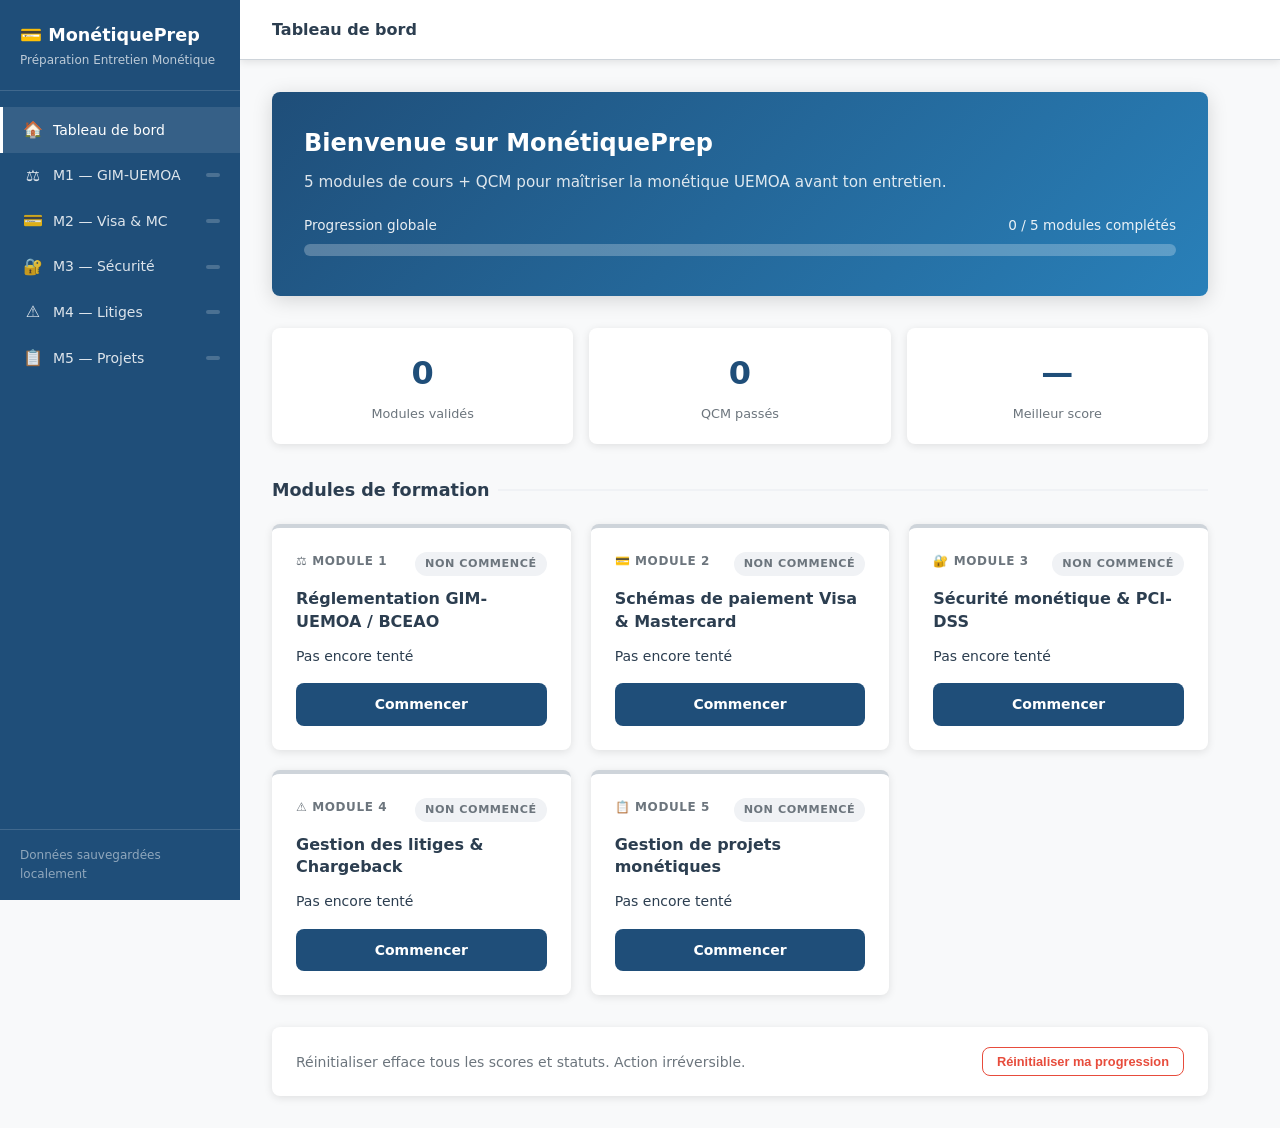
<file: monetique-prep/index.html>
<!DOCTYPE html>
<html lang="fr">
<head>
  <meta charset="UTF-8">
  <meta name="viewport" content="width=device-width, initial-scale=1.0">
  <title>MonétiquePrep — Préparation Entretien Monétique</title>
  <link rel="stylesheet" href="css/style.css">
</head>
<body>

<div class="overlay" id="overlay"></div>

<div class="layout">

  <!-- SIDEBAR -->
  <aside class="sidebar" id="sidebar">
    <div class="sidebar-logo">
      <h1>💳 MonétiquePrep</h1>
      <div class="subtitle">Préparation Entretien Monétique</div>
    </div>
    <nav class="sidebar-nav">
      <a href="index.html" class="active">
        <span class="nav-icon">🏠</span> Tableau de bord
      </a>
      <a href="modules/module1.html">
        <span class="nav-icon">⚖️</span> M1 — GIM-UEMOA
        <span class="nav-badge not_started" id="nav-badge-module1"></span>
      </a>
      <a href="modules/module2.html">
        <span class="nav-icon">💳</span> M2 — Visa & MC
        <span class="nav-badge not_started" id="nav-badge-module2"></span>
      </a>
      <a href="modules/module3.html">
        <span class="nav-icon">🔐</span> M3 — Sécurité
        <span class="nav-badge not_started" id="nav-badge-module3"></span>
      </a>
      <a href="modules/module4.html">
        <span class="nav-icon">⚠️</span> M4 — Litiges
        <span class="nav-badge not_started" id="nav-badge-module4"></span>
      </a>
      <a href="modules/module5.html">
        <span class="nav-icon">📋</span> M5 — Projets
        <span class="nav-badge not_started" id="nav-badge-module5"></span>
      </a>
    </nav>
    <div class="sidebar-footer">
      Données sauvegardées localement
    </div>
  </aside>

  <!-- MAIN -->
  <main class="main-content">
    <header class="topbar">
      <button class="hamburger" id="hamburger" aria-label="Menu">&#9776;</button>
      <div class="topbar-title">Tableau de bord</div>
      <div></div>
    </header>

    <div class="page">

      <!-- HERO -->
      <section class="hero">
        <h2>Bienvenue sur MonétiquePrep</h2>
        <p>5 modules de cours + QCM pour maîtriser la monétique UEMOA avant ton entretien.</p>
        <div class="progress-bar-container">
          <div class="progress-label">
            <span>Progression globale</span>
            <span id="global-progress-text">0 / 5 modules complétés</span>
          </div>
          <div class="progress-bar">
            <div class="progress-fill" id="global-progress-fill" style="width:0%"></div>
          </div>
        </div>
      </section>

      <!-- STATS -->
      <div class="stats-row">
        <div class="stat-card">
          <div class="stat-num" id="stat-completed">0</div>
          <div class="stat-label">Modules validés</div>
        </div>
        <div class="stat-card">
          <div class="stat-num" id="stat-attempts">0</div>
          <div class="stat-label">QCM passés</div>
        </div>
        <div class="stat-card">
          <div class="stat-num" id="stat-best">—</div>
          <div class="stat-label">Meilleur score</div>
        </div>
      </div>

      <!-- MODULES -->
      <div class="section-title">Modules de formation</div>

      <div class="modules-grid">

        <!-- MODULE 1 -->
        <div class="module-card not_started" id="card-module1">
          <div class="card-header">
            <div class="card-num">⚖️ Module 1</div>
            <span class="badge not_started" id="badge-module1">Non commencé</span>
          </div>
          <div class="card-title">Réglementation GIM-UEMOA / BCEAO</div>
          <div class="card-meta">
            <div class="card-score" id="score-module1">Pas encore tenté</div>
            <div class="card-attempts" id="attempts-module1"></div>
          </div>
          <div class="card-footer">
            <a href="modules/module1.html" class="btn btn-primary btn-full" id="btn-module1">Commencer</a>
          </div>
        </div>

        <!-- MODULE 2 -->
        <div class="module-card not_started" id="card-module2">
          <div class="card-header">
            <div class="card-num">💳 Module 2</div>
            <span class="badge not_started" id="badge-module2">Non commencé</span>
          </div>
          <div class="card-title">Schémas de paiement Visa & Mastercard</div>
          <div class="card-meta">
            <div class="card-score" id="score-module2">Pas encore tenté</div>
            <div class="card-attempts" id="attempts-module2"></div>
          </div>
          <div class="card-footer">
            <a href="modules/module2.html" class="btn btn-primary btn-full" id="btn-module2">Commencer</a>
          </div>
        </div>

        <!-- MODULE 3 -->
        <div class="module-card not_started" id="card-module3">
          <div class="card-header">
            <div class="card-num">🔐 Module 3</div>
            <span class="badge not_started" id="badge-module3">Non commencé</span>
          </div>
          <div class="card-title">Sécurité monétique & PCI-DSS</div>
          <div class="card-meta">
            <div class="card-score" id="score-module3">Pas encore tenté</div>
            <div class="card-attempts" id="attempts-module3"></div>
          </div>
          <div class="card-footer">
            <a href="modules/module3.html" class="btn btn-primary btn-full" id="btn-module3">Commencer</a>
          </div>
        </div>

        <!-- MODULE 4 -->
        <div class="module-card not_started" id="card-module4">
          <div class="card-header">
            <div class="card-num">⚠️ Module 4</div>
            <span class="badge not_started" id="badge-module4">Non commencé</span>
          </div>
          <div class="card-title">Gestion des litiges & Chargeback</div>
          <div class="card-meta">
            <div class="card-score" id="score-module4">Pas encore tenté</div>
            <div class="card-attempts" id="attempts-module4"></div>
          </div>
          <div class="card-footer">
            <a href="modules/module4.html" class="btn btn-primary btn-full" id="btn-module4">Commencer</a>
          </div>
        </div>

        <!-- MODULE 5 -->
        <div class="module-card not_started" id="card-module5">
          <div class="card-header">
            <div class="card-num">📋 Module 5</div>
            <span class="badge not_started" id="badge-module5">Non commencé</span>
          </div>
          <div class="card-title">Gestion de projets monétiques</div>
          <div class="card-meta">
            <div class="card-score" id="score-module5">Pas encore tenté</div>
            <div class="card-attempts" id="attempts-module5"></div>
          </div>
          <div class="card-footer">
            <a href="modules/module5.html" class="btn btn-primary btn-full" id="btn-module5">Commencer</a>
          </div>
        </div>

      </div>

      <!-- RESET -->
      <div class="reset-section">
        <p>Réinitialiser efface tous les scores et statuts. Action irréversible.</p>
        <button class="btn btn-danger btn-sm" id="reset-btn">Réinitialiser ma progression</button>
      </div>

    </div>
  </main>
</div>

<script src="data/questions.js"></script>
<script src="js/app.js"></script>
</body>
</html>
</file>
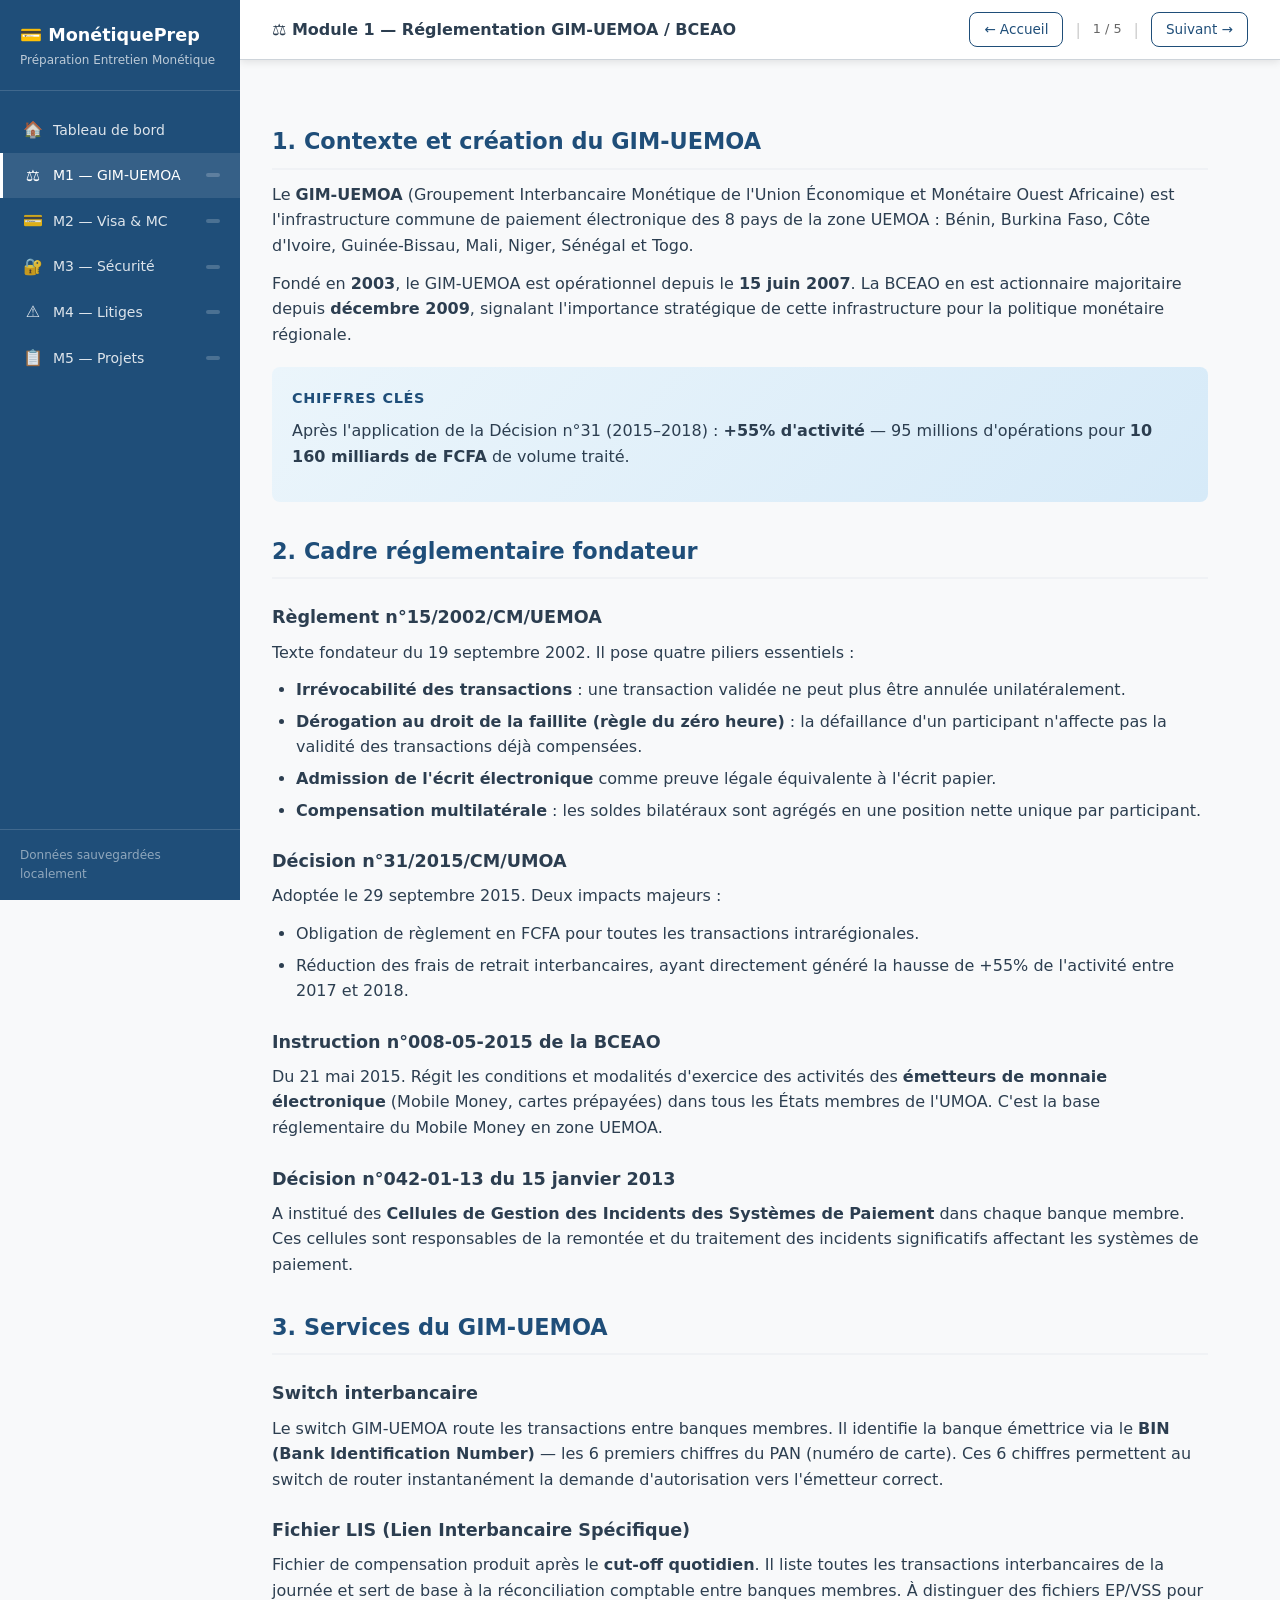
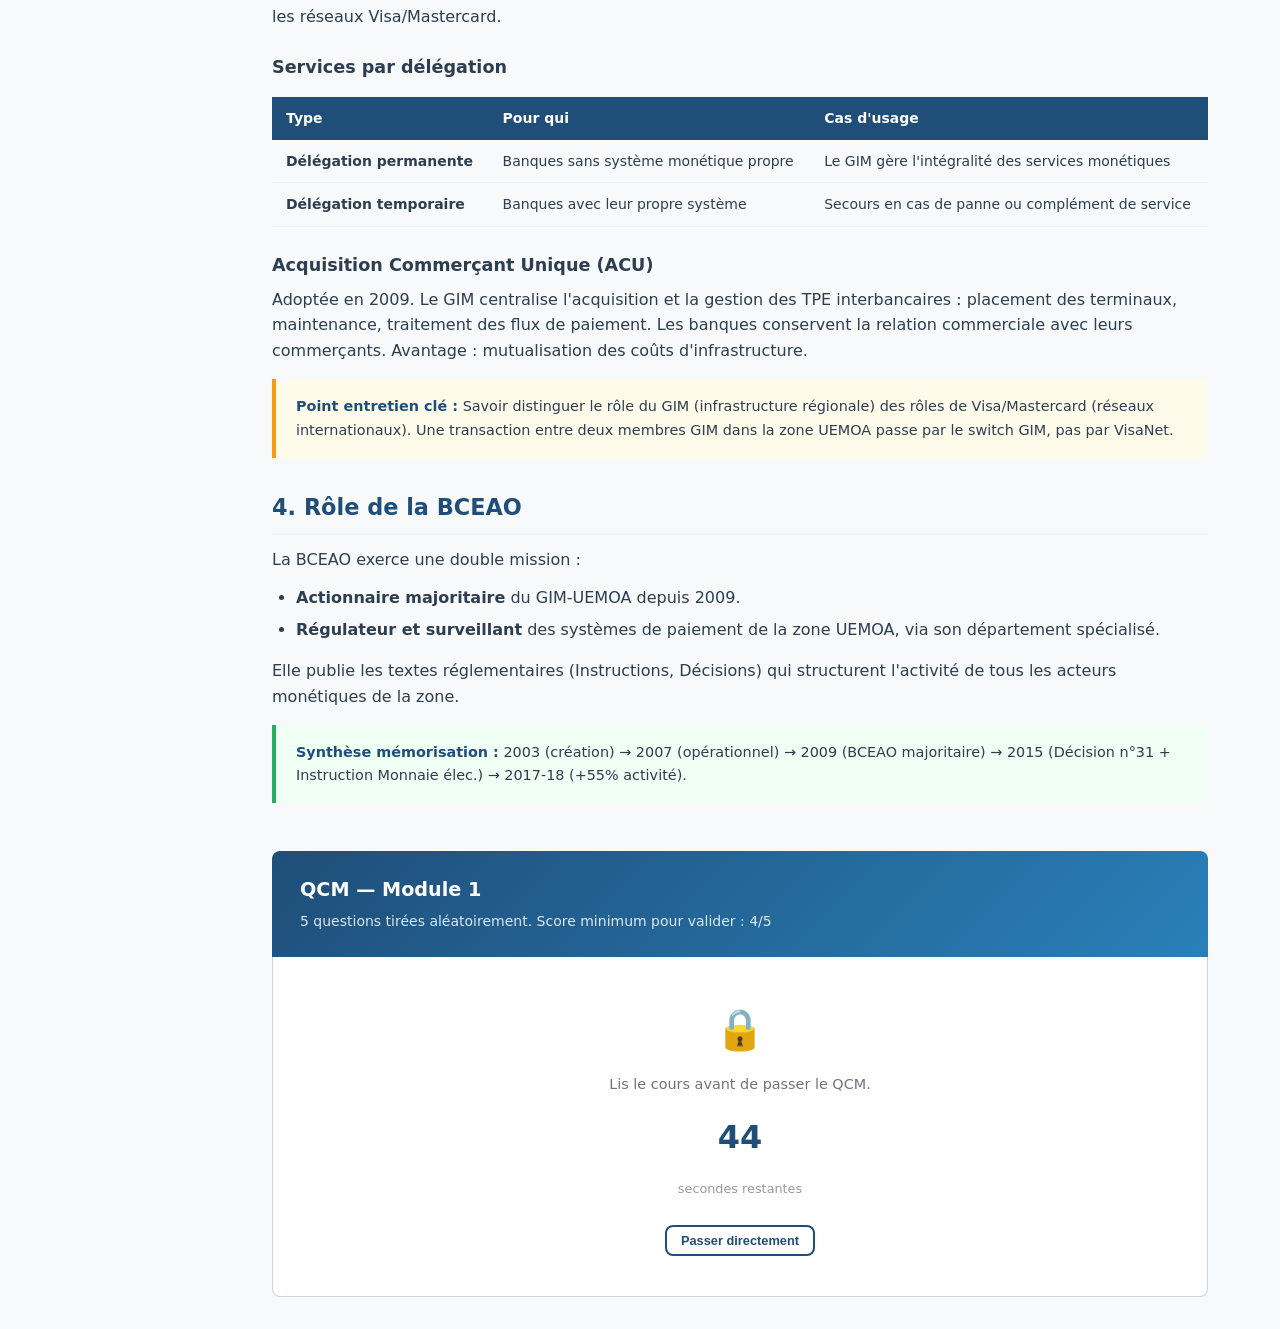
<file: monetique-prep/modules/module1.html>
﻿<!DOCTYPE html>
<html lang="fr">
<head>
  <meta charset="UTF-8">
  <meta name="viewport" content="width=device-width, initial-scale=1.0">
  <title>Module 1 — Réglementation GIM-UEMOA / BCEAO | MonétiquePrep</title>
  <link rel="stylesheet" href="../css/style.css">
</head>
<body>

<div class="overlay" id="overlay"></div>

<div class="layout">

  <!-- SIDEBAR -->
  <aside class="sidebar" id="sidebar">
    <div class="sidebar-logo">
      <h1>💳 MonétiquePrep</h1>
      <div class="subtitle">Préparation Entretien Monétique</div>
    </div>
    <nav class="sidebar-nav">
      <a href="../index.html"><span class="nav-icon">🏠</span> Tableau de bord</a>
      <a href="module1.html" class="active"><span class="nav-icon">⚖️</span> M1 — GIM-UEMOA <span class="nav-badge not_started" id="nav-badge-module1"></span></a>
      <a href="module2.html"><span class="nav-icon">💳</span> M2 — Visa & MC <span class="nav-badge not_started" id="nav-badge-module2"></span></a>
      <a href="module3.html"><span class="nav-icon">🔐</span> M3 — Sécurité <span class="nav-badge not_started" id="nav-badge-module3"></span></a>
      <a href="module4.html"><span class="nav-icon">⚠️</span> M4 — Litiges <span class="nav-badge not_started" id="nav-badge-module4"></span></a>
      <a href="module5.html"><span class="nav-icon">📋</span> M5 — Projets <span class="nav-badge not_started" id="nav-badge-module5"></span></a>
    </nav>
    <div class="sidebar-footer">Données sauvegardées localement</div>
  </aside>

  <main class="main-content">
    <header class="topbar">
      <button class="hamburger" id="hamburger" aria-label="Menu">&#9776;</button>
      <div class="topbar-title">⚖️ Module 1 — Réglementation GIM-UEMOA / BCEAO</div>
      <nav class="topbar-nav">
        <a href="../index.html">← Accueil</a>
        <span style="color:#ccc;padding:0 4px">|</span>
        <span style="font-size:0.8rem;color:#666">1 / 5</span>
        <span style="color:#ccc;padding:0 4px">|</span>
        <a href="module2.html">Suivant →</a>
      </nav>
    </header>

    <div class="page">

      <!-- COURSE CONTENT -->
      <article class="course-content">

        <h2 id="intro">1. Contexte et création du GIM-UEMOA</h2>
        <p>Le <strong>GIM-UEMOA</strong> (Groupement Interbancaire Monétique de l'Union Économique et Monétaire Ouest Africaine) est l'infrastructure commune de paiement électronique des 8 pays de la zone UEMOA : Bénin, Burkina Faso, Côte d'Ivoire, Guinée-Bissau, Mali, Niger, Sénégal et Togo.</p>
        <p>Fondé en <strong>2003</strong>, le GIM-UEMOA est opérationnel depuis le <strong>15 juin 2007</strong>. La BCEAO en est actionnaire majoritaire depuis <strong>décembre 2009</strong>, signalant l'importance stratégique de cette infrastructure pour la politique monétaire régionale.</p>

        <div class="key-concept">
          <h4>Chiffres clés</h4>
          <p>Après l'application de la Décision n°31 (2015–2018) : <strong>+55% d'activité</strong> — 95 millions d'opérations pour <strong>10 160 milliards de FCFA</strong> de volume traité.</p>
        </div>

        <h2 id="textes">2. Cadre réglementaire fondateur</h2>

        <h3>Règlement n°15/2002/CM/UEMOA</h3>
        <p>Texte fondateur du 19 septembre 2002. Il pose quatre piliers essentiels :</p>
        <ul>
          <li><strong>Irrévocabilité des transactions</strong> : une transaction validée ne peut plus être annulée unilatéralement.</li>
          <li><strong>Dérogation au droit de la faillite (règle du zéro heure)</strong> : la défaillance d'un participant n'affecte pas la validité des transactions déjà compensées.</li>
          <li><strong>Admission de l'écrit électronique</strong> comme preuve légale équivalente à l'écrit papier.</li>
          <li><strong>Compensation multilatérale</strong> : les soldes bilatéraux sont agrégés en une position nette unique par participant.</li>
        </ul>

        <h3>Décision n°31/2015/CM/UMOA</h3>
        <p>Adoptée le 29 septembre 2015. Deux impacts majeurs :</p>
        <ul>
          <li>Obligation de règlement en FCFA pour toutes les transactions intrarégionales.</li>
          <li>Réduction des frais de retrait interbancaires, ayant directement généré la hausse de +55% de l'activité entre 2017 et 2018.</li>
        </ul>

        <h3>Instruction n°008-05-2015 de la BCEAO</h3>
        <p>Du 21 mai 2015. Régit les conditions et modalités d'exercice des activités des <strong>émetteurs de monnaie électronique</strong> (Mobile Money, cartes prépayées) dans tous les États membres de l'UMOA. C'est la base réglementaire du Mobile Money en zone UEMOA.</p>

        <h3>Décision n°042-01-13 du 15 janvier 2013</h3>
        <p>A institué des <strong>Cellules de Gestion des Incidents des Systèmes de Paiement</strong> dans chaque banque membre. Ces cellules sont responsables de la remontée et du traitement des incidents significatifs affectant les systèmes de paiement.</p>

        <h2 id="services">3. Services du GIM-UEMOA</h2>

        <h3>Switch interbancaire</h3>
        <p>Le switch GIM-UEMOA route les transactions entre banques membres. Il identifie la banque émettrice via le <strong>BIN (Bank Identification Number)</strong> — les 6 premiers chiffres du PAN (numéro de carte). Ces 6 chiffres permettent au switch de router instantanément la demande d'autorisation vers l'émetteur correct.</p>

        <h3>Fichier LIS (Lien Interbancaire Spécifique)</h3>
        <p>Fichier de compensation produit après le <strong>cut-off quotidien</strong>. Il liste toutes les transactions interbancaires de la journée et sert de base à la réconciliation comptable entre banques membres. À distinguer des fichiers EP/VSS pour les réseaux Visa/Mastercard.</p>

        <h3>Services par délégation</h3>
        <div class="data-table-wrap"><table class="data-table">
          <thead><tr><th>Type</th><th>Pour qui</th><th>Cas d'usage</th></tr></thead>
          <tbody>
            <tr><td><strong>Délégation permanente</strong></td><td>Banques sans système monétique propre</td><td>Le GIM gère l'intégralité des services monétiques</td></tr>
            <tr><td><strong>Délégation temporaire</strong></td><td>Banques avec leur propre système</td><td>Secours en cas de panne ou complément de service</td></tr>
          </tbody>
        </table></div>

        <h3>Acquisition Commerçant Unique (ACU)</h3>
        <p>Adoptée en 2009. Le GIM centralise l'acquisition et la gestion des TPE interbancaires : placement des terminaux, maintenance, traitement des flux de paiement. Les banques conservent la relation commerciale avec leurs commerçants. Avantage : mutualisation des coûts d'infrastructure.</p>

        <div class="info-box warning">
          <p><strong>Point entretien clé :</strong> Savoir distinguer le rôle du GIM (infrastructure régionale) des rôles de Visa/Mastercard (réseaux internationaux). Une transaction entre deux membres GIM dans la zone UEMOA passe par le switch GIM, pas par VisaNet.</p>
        </div>

        <h2 id="bceao">4. Rôle de la BCEAO</h2>
        <p>La BCEAO exerce une double mission :</p>
        <ul>
          <li><strong>Actionnaire majoritaire</strong> du GIM-UEMOA depuis 2009.</li>
          <li><strong>Régulateur et surveillant</strong> des systèmes de paiement de la zone UEMOA, via son département spécialisé.</li>
        </ul>
        <p>Elle publie les textes réglementaires (Instructions, Décisions) qui structurent l'activité de tous les acteurs monétiques de la zone.</p>

        <div class="info-box success">
          <p><strong>Synthèse mémorisation :</strong> 2003 (création) → 2007 (opérationnel) → 2009 (BCEAO majoritaire) → 2015 (Décision n°31 + Instruction Monnaie élec.) → 2017-18 (+55% activité).</p>
        </div>

      </article>

      <!-- QCM SECTION -->
      <section class="qcm-section" id="qcm-section">
        <div class="qcm-header">
          <h3>QCM — Module 1</h3>
          <p>5 questions tirées aléatoirement. Score minimum pour valider : 4/5</p>
        </div>

        <!-- LOCKED STATE -->
        <div id="qcm-locked" class="qcm-locked">
          <div class="lock-icon">🔒</div>
          <p>Lis le cours avant de passer le QCM.</p>
          <div class="countdown" id="countdown-num">45</div>
          <p style="font-size:0.8rem;color:#999">secondes restantes</p>
          <br>
          <button class="btn btn-outline btn-sm" id="skip-countdown">Passer directement</button>
        </div>

        <!-- UNLOCKED STATE -->
        <div id="qcm-unlocked" class="qcm-body hidden">
          <div class="qcm-progress-bar">
            <div class="qcm-progress-fill" id="qcm-progress-fill" style="width:0%"></div>
          </div>
          <div id="qcm-questions"></div>
          <div style="text-align:center;margin-top:20px">
            <button class="btn btn-primary" id="qcm-submit">Valider mes réponses</button>
          </div>
          <div class="score-result" id="qcm-result">
            <div class="score-circle pass" id="score-circle">
              <span id="score-num"></span>
            </div>
            <h3 id="score-msg"></h3>
            <p>Module 1 — Réglementation GIM-UEMOA / BCEAO</p>
            <div class="score-actions">
              <button class="btn btn-outline" onclick="retryQCM()">🔄 Réessayer (nouvelles questions)</button>
              <a href="../index.html" class="btn btn-primary">🏠 Retour au tableau de bord</a>
              <a href="module2.html" class="btn btn-success">▶ Module suivant</a>
            </div>
          </div>
        </div>
      </section>

    </div>
  </main>
</div>

<script src="../data/questions.js"></script>
<script src="../js/app.js"></script>
<script>
  document.addEventListener('DOMContentLoaded', function() {
    initQCMCountdown('module1');
  });
</script>
</body>
</html>
</file>
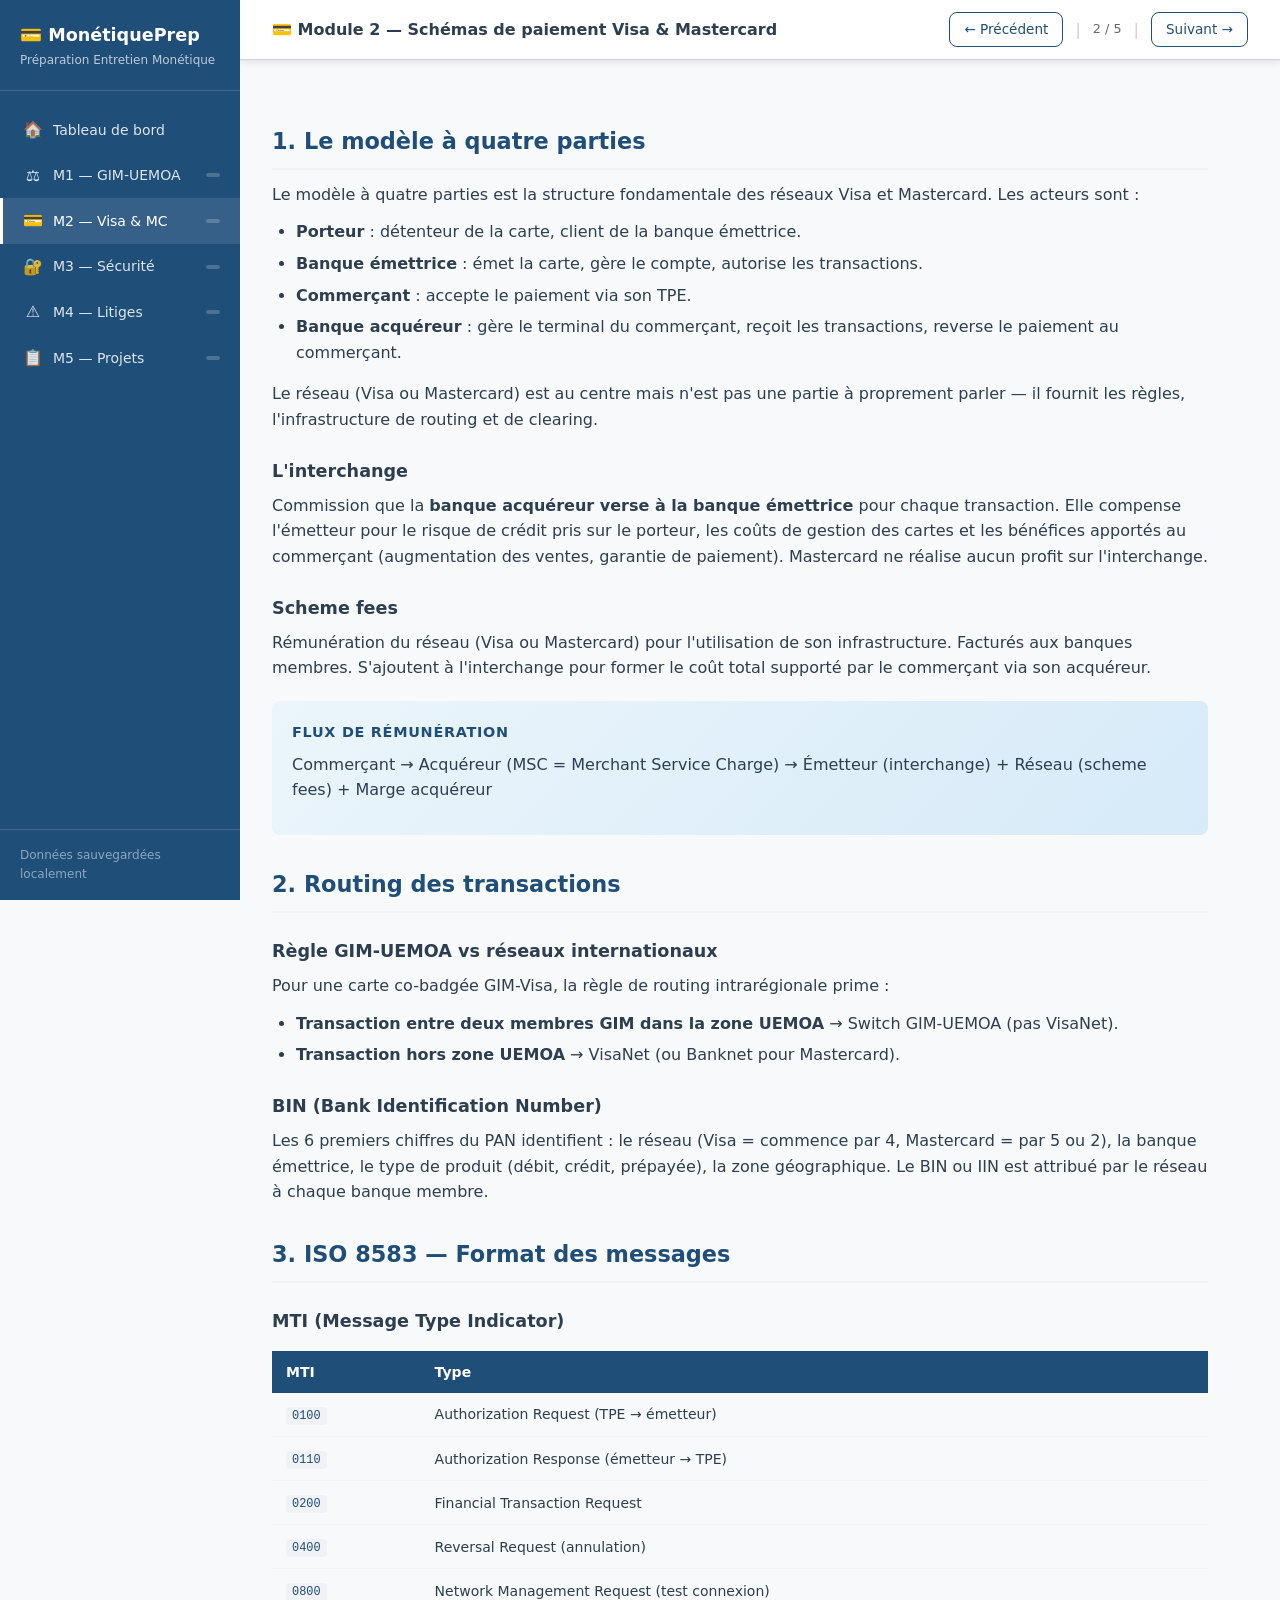
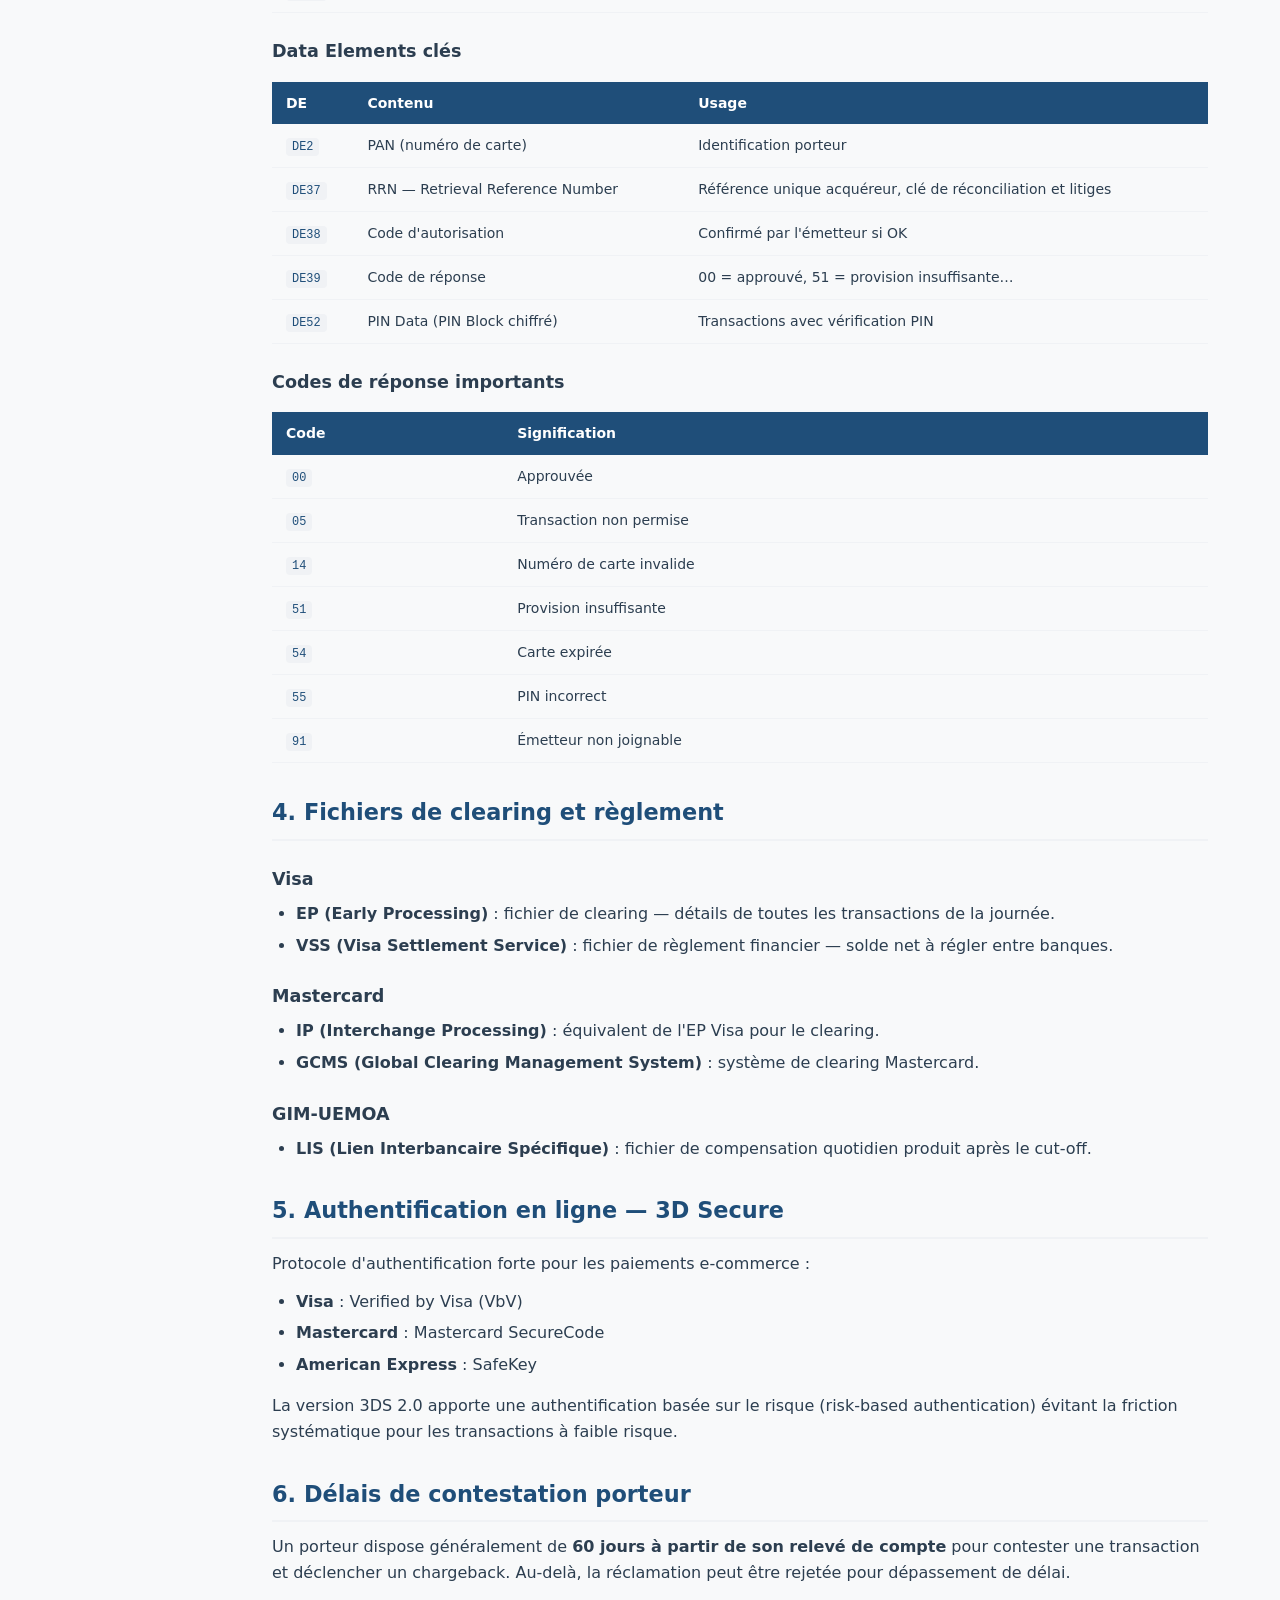
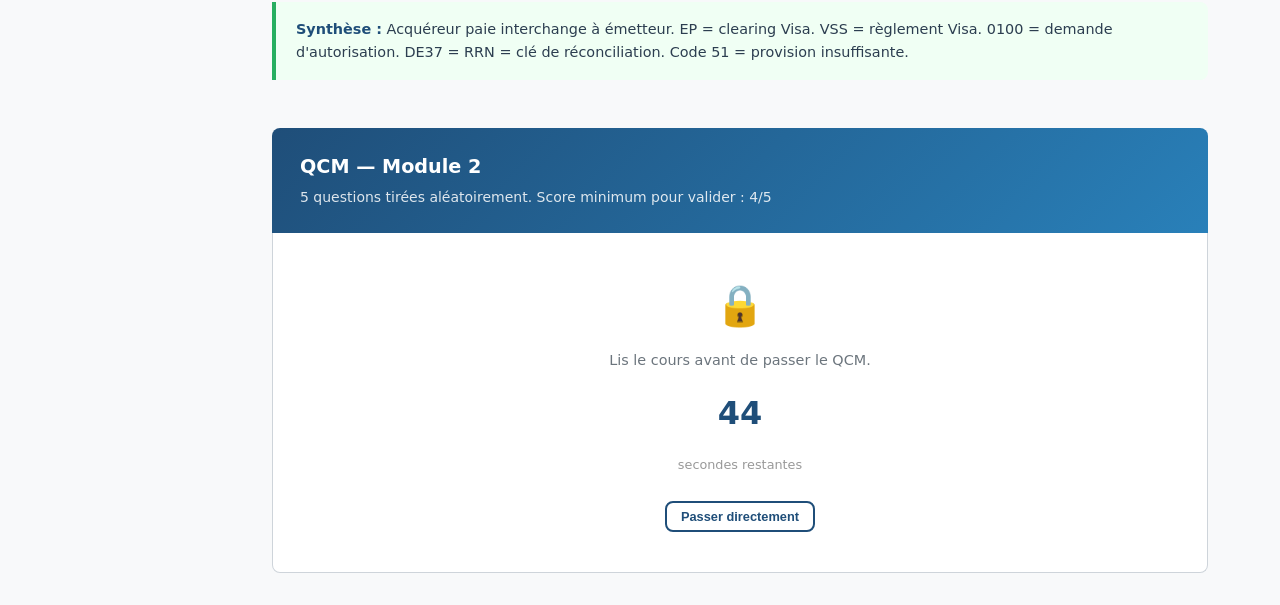
<file: monetique-prep/modules/module2.html>
﻿<!DOCTYPE html>
<html lang="fr">
<head>
  <meta charset="UTF-8">
  <meta name="viewport" content="width=device-width, initial-scale=1.0">
  <title>Module 2 — Schémas de paiement Visa & Mastercard | MonétiquePrep</title>
  <link rel="stylesheet" href="../css/style.css">
</head>
<body>

<div class="overlay" id="overlay"></div>

<div class="layout">

  <aside class="sidebar" id="sidebar">
    <div class="sidebar-logo">
      <h1>💳 MonétiquePrep</h1>
      <div class="subtitle">Préparation Entretien Monétique</div>
    </div>
    <nav class="sidebar-nav">
      <a href="../index.html"><span class="nav-icon">🏠</span> Tableau de bord</a>
      <a href="module1.html"><span class="nav-icon">⚖️</span> M1 — GIM-UEMOA <span class="nav-badge not_started" id="nav-badge-module1"></span></a>
      <a href="module2.html" class="active"><span class="nav-icon">💳</span> M2 — Visa & MC <span class="nav-badge not_started" id="nav-badge-module2"></span></a>
      <a href="module3.html"><span class="nav-icon">🔐</span> M3 — Sécurité <span class="nav-badge not_started" id="nav-badge-module3"></span></a>
      <a href="module4.html"><span class="nav-icon">⚠️</span> M4 — Litiges <span class="nav-badge not_started" id="nav-badge-module4"></span></a>
      <a href="module5.html"><span class="nav-icon">📋</span> M5 — Projets <span class="nav-badge not_started" id="nav-badge-module5"></span></a>
    </nav>
    <div class="sidebar-footer">Données sauvegardées localement</div>
  </aside>

  <main class="main-content">
    <header class="topbar">
      <button class="hamburger" id="hamburger" aria-label="Menu">&#9776;</button>
      <div class="topbar-title">💳 Module 2 — Schémas de paiement Visa & Mastercard</div>
      <nav class="topbar-nav">
        <a href="module1.html">← Précédent</a>
        <span style="color:#ccc;padding:0 4px">|</span>
        <span style="font-size:0.8rem;color:#666">2 / 5</span>
        <span style="color:#ccc;padding:0 4px">|</span>
        <a href="module3.html">Suivant →</a>
      </nav>
    </header>

    <div class="page">
      <article class="course-content">

        <h2 id="modele4">1. Le modèle à quatre parties</h2>
        <p>Le modèle à quatre parties est la structure fondamentale des réseaux Visa et Mastercard. Les acteurs sont :</p>
        <ul>
          <li><strong>Porteur</strong> : détenteur de la carte, client de la banque émettrice.</li>
          <li><strong>Banque émettrice</strong> : émet la carte, gère le compte, autorise les transactions.</li>
          <li><strong>Commerçant</strong> : accepte le paiement via son TPE.</li>
          <li><strong>Banque acquéreur</strong> : gère le terminal du commerçant, reçoit les transactions, reverse le paiement au commerçant.</li>
        </ul>
        <p>Le réseau (Visa ou Mastercard) est au centre mais n'est pas une partie à proprement parler — il fournit les règles, l'infrastructure de routing et de clearing.</p>

        <h3>L'interchange</h3>
        <p>Commission que la <strong>banque acquéreur verse à la banque émettrice</strong> pour chaque transaction. Elle compense l'émetteur pour le risque de crédit pris sur le porteur, les coûts de gestion des cartes et les bénéfices apportés au commerçant (augmentation des ventes, garantie de paiement). Mastercard ne réalise aucun profit sur l'interchange.</p>

        <h3>Scheme fees</h3>
        <p>Rémunération du réseau (Visa ou Mastercard) pour l'utilisation de son infrastructure. Facturés aux banques membres. S'ajoutent à l'interchange pour former le coût total supporté par le commerçant via son acquéreur.</p>

        <div class="key-concept">
          <h4>Flux de rémunération</h4>
          <p>Commerçant → Acquéreur (MSC = Merchant Service Charge) → Émetteur (interchange) + Réseau (scheme fees) + Marge acquéreur</p>
        </div>

        <h2 id="routing">2. Routing des transactions</h2>

        <h3>Règle GIM-UEMOA vs réseaux internationaux</h3>
        <p>Pour une carte co-badgée GIM-Visa, la règle de routing intrarégionale prime :</p>
        <ul>
          <li><strong>Transaction entre deux membres GIM dans la zone UEMOA</strong> → Switch GIM-UEMOA (pas VisaNet).</li>
          <li><strong>Transaction hors zone UEMOA</strong> → VisaNet (ou Banknet pour Mastercard).</li>
        </ul>

        <h3>BIN (Bank Identification Number)</h3>
        <p>Les 6 premiers chiffres du PAN identifient : le réseau (Visa = commence par 4, Mastercard = par 5 ou 2), la banque émettrice, le type de produit (débit, crédit, prépayée), la zone géographique. Le BIN ou IIN est attribué par le réseau à chaque banque membre.</p>

        <h2 id="iso8583">3. ISO 8583 — Format des messages</h2>

        <h3>MTI (Message Type Indicator)</h3>
        <div class="data-table-wrap"><table class="data-table">
          <thead><tr><th>MTI</th><th>Type</th></tr></thead>
          <tbody>
            <tr><td><code>0100</code></td><td>Authorization Request (TPE → émetteur)</td></tr>
            <tr><td><code>0110</code></td><td>Authorization Response (émetteur → TPE)</td></tr>
            <tr><td><code>0200</code></td><td>Financial Transaction Request</td></tr>
            <tr><td><code>0400</code></td><td>Reversal Request (annulation)</td></tr>
            <tr><td><code>0800</code></td><td>Network Management Request (test connexion)</td></tr>
          </tbody>
        </table></div>

        <h3>Data Elements clés</h3>
        <div class="data-table-wrap"><table class="data-table">
          <thead><tr><th>DE</th><th>Contenu</th><th>Usage</th></tr></thead>
          <tbody>
            <tr><td><code>DE2</code></td><td>PAN (numéro de carte)</td><td>Identification porteur</td></tr>
            <tr><td><code>DE37</code></td><td>RRN — Retrieval Reference Number</td><td>Référence unique acquéreur, clé de réconciliation et litiges</td></tr>
            <tr><td><code>DE38</code></td><td>Code d'autorisation</td><td>Confirmé par l'émetteur si OK</td></tr>
            <tr><td><code>DE39</code></td><td>Code de réponse</td><td>00 = approuvé, 51 = provision insuffisante…</td></tr>
            <tr><td><code>DE52</code></td><td>PIN Data (PIN Block chiffré)</td><td>Transactions avec vérification PIN</td></tr>
          </tbody>
        </table></div>

        <h3>Codes de réponse importants</h3>
        <div class="data-table-wrap"><table class="data-table">
          <thead><tr><th>Code</th><th>Signification</th></tr></thead>
          <tbody>
            <tr><td><code>00</code></td><td>Approuvée</td></tr>
            <tr><td><code>05</code></td><td>Transaction non permise</td></tr>
            <tr><td><code>14</code></td><td>Numéro de carte invalide</td></tr>
            <tr><td><code>51</code></td><td>Provision insuffisante</td></tr>
            <tr><td><code>54</code></td><td>Carte expirée</td></tr>
            <tr><td><code>55</code></td><td>PIN incorrect</td></tr>
            <tr><td><code>91</code></td><td>Émetteur non joignable</td></tr>
          </tbody>
        </table></div>

        <h2 id="fichiers">4. Fichiers de clearing et règlement</h2>

        <h3>Visa</h3>
        <ul>
          <li><strong>EP (Early Processing)</strong> : fichier de clearing — détails de toutes les transactions de la journée.</li>
          <li><strong>VSS (Visa Settlement Service)</strong> : fichier de règlement financier — solde net à régler entre banques.</li>
        </ul>

        <h3>Mastercard</h3>
        <ul>
          <li><strong>IP (Interchange Processing)</strong> : équivalent de l'EP Visa pour le clearing.</li>
          <li><strong>GCMS (Global Clearing Management System)</strong> : système de clearing Mastercard.</li>
        </ul>

        <h3>GIM-UEMOA</h3>
        <ul>
          <li><strong>LIS (Lien Interbancaire Spécifique)</strong> : fichier de compensation quotidien produit après le cut-off.</li>
        </ul>

        <h2 id="securite">5. Authentification en ligne — 3D Secure</h2>
        <p>Protocole d'authentification forte pour les paiements e-commerce :</p>
        <ul>
          <li><strong>Visa</strong> : Verified by Visa (VbV)</li>
          <li><strong>Mastercard</strong> : Mastercard SecureCode</li>
          <li><strong>American Express</strong> : SafeKey</li>
        </ul>
        <p>La version 3DS 2.0 apporte une authentification basée sur le risque (risk-based authentication) évitant la friction systématique pour les transactions à faible risque.</p>

        <h2 id="delais">6. Délais de contestation porteur</h2>
        <p>Un porteur dispose généralement de <strong>60 jours à partir de son relevé de compte</strong> pour contester une transaction et déclencher un chargeback. Au-delà, la réclamation peut être rejetée pour dépassement de délai.</p>

        <div class="info-box success">
          <p><strong>Synthèse :</strong> Acquéreur paie interchange à émetteur. EP = clearing Visa. VSS = règlement Visa. 0100 = demande d'autorisation. DE37 = RRN = clé de réconciliation. Code 51 = provision insuffisante.</p>
        </div>

      </article>

      <!-- QCM -->
      <section class="qcm-section" id="qcm-section">
        <div class="qcm-header">
          <h3>QCM — Module 2</h3>
          <p>5 questions tirées aléatoirement. Score minimum pour valider : 4/5</p>
        </div>
        <div id="qcm-locked" class="qcm-locked">
          <div class="lock-icon">🔒</div>
          <p>Lis le cours avant de passer le QCM.</p>
          <div class="countdown" id="countdown-num">45</div>
          <p style="font-size:0.8rem;color:#999">secondes restantes</p>
          <br>
          <button class="btn btn-outline btn-sm" id="skip-countdown">Passer directement</button>
        </div>
        <div id="qcm-unlocked" class="qcm-body hidden">
          <div class="qcm-progress-bar">
            <div class="qcm-progress-fill" id="qcm-progress-fill" style="width:0%"></div>
          </div>
          <div id="qcm-questions"></div>
          <div style="text-align:center;margin-top:20px">
            <button class="btn btn-primary" id="qcm-submit">Valider mes réponses</button>
          </div>
          <div class="score-result" id="qcm-result">
            <div class="score-circle pass" id="score-circle">
              <span id="score-num"></span>
            </div>
            <h3 id="score-msg"></h3>
            <p>Module 2 — Schémas de paiement Visa & Mastercard</p>
            <div class="score-actions">
              <button class="btn btn-outline" onclick="retryQCM()">🔄 Réessayer (nouvelles questions)</button>
              <a href="../index.html" class="btn btn-primary">🏠 Retour au tableau de bord</a>
              <a href="module3.html" class="btn btn-success">▶ Module suivant</a>
            </div>
          </div>
        </div>
      </section>

    </div>
  </main>
</div>

<script src="../data/questions.js"></script>
<script src="../js/app.js"></script>
<script>
  document.addEventListener('DOMContentLoaded', function() {
    initQCMCountdown('module2');
  });
</script>
</body>
</html>
</file>
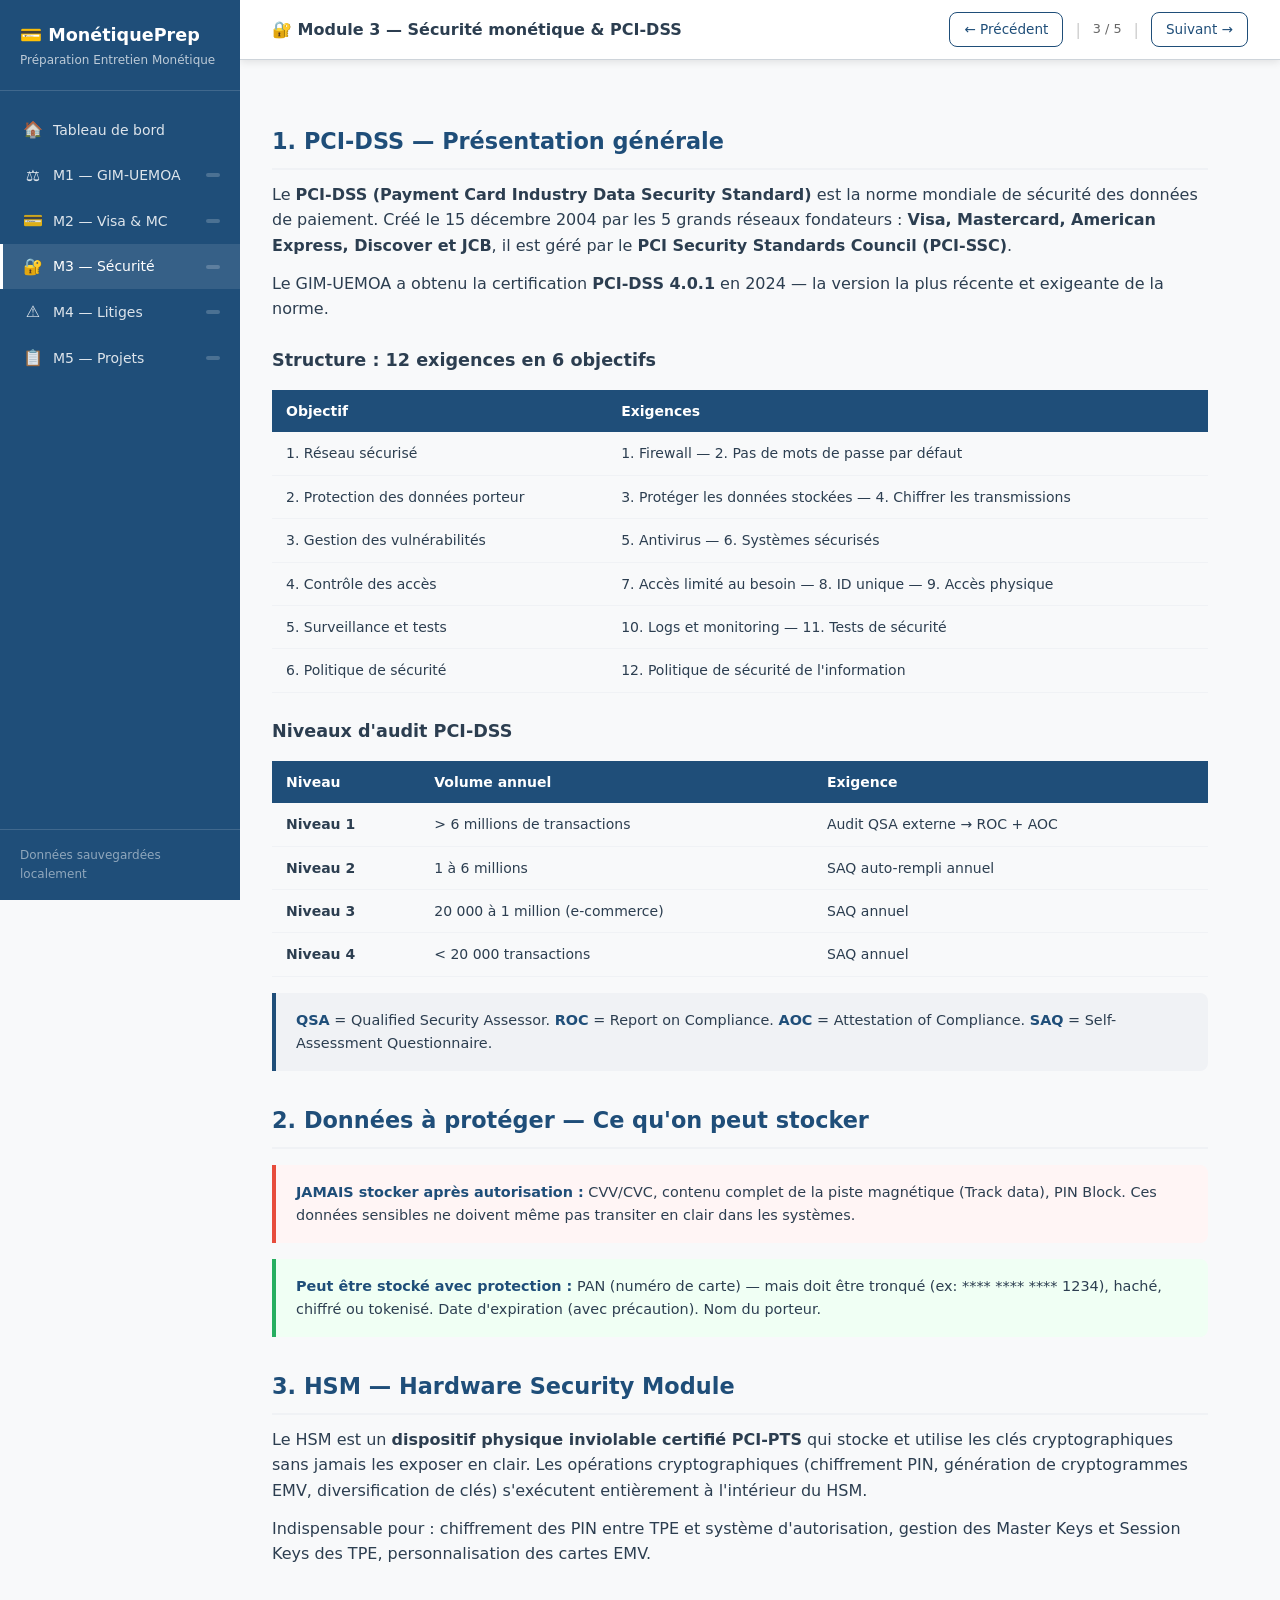
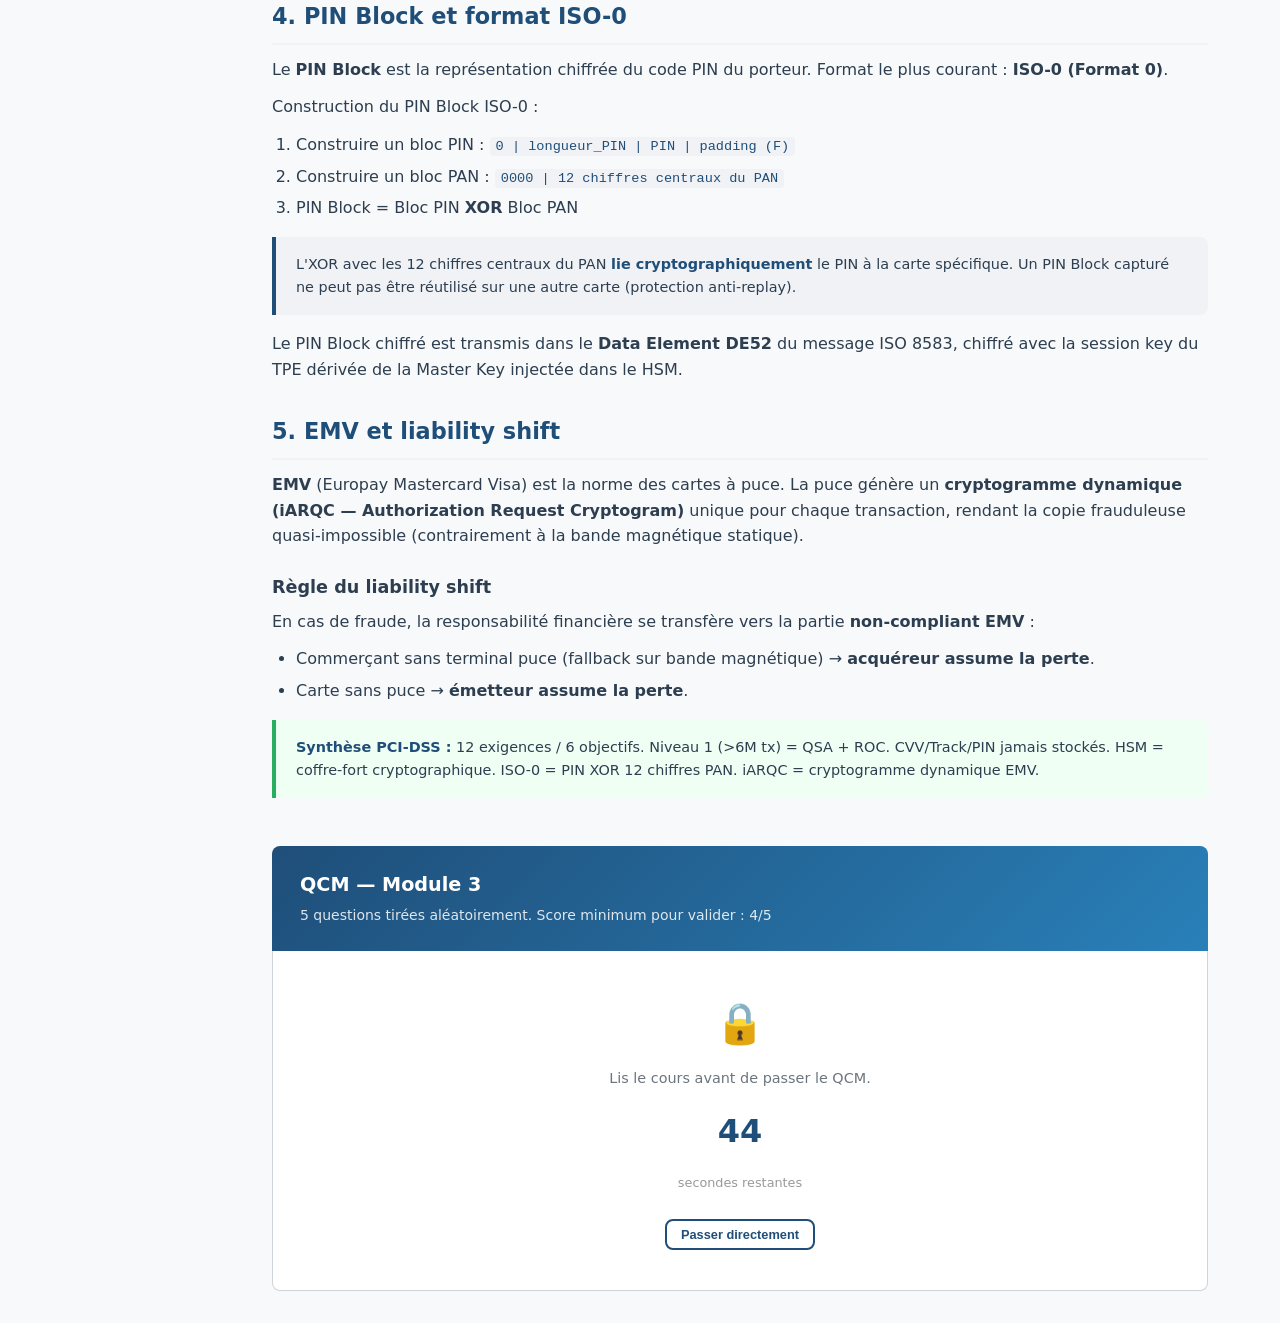
<file: monetique-prep/modules/module3.html>
﻿<!DOCTYPE html>
<html lang="fr">
<head>
  <meta charset="UTF-8">
  <meta name="viewport" content="width=device-width, initial-scale=1.0">
  <title>Module 3 — Sécurité monétique & PCI-DSS | MonétiquePrep</title>
  <link rel="stylesheet" href="../css/style.css">
</head>
<body>

<div class="overlay" id="overlay"></div>

<div class="layout">

  <aside class="sidebar" id="sidebar">
    <div class="sidebar-logo">
      <h1>💳 MonétiquePrep</h1>
      <div class="subtitle">Préparation Entretien Monétique</div>
    </div>
    <nav class="sidebar-nav">
      <a href="../index.html"><span class="nav-icon">🏠</span> Tableau de bord</a>
      <a href="module1.html"><span class="nav-icon">⚖️</span> M1 — GIM-UEMOA <span class="nav-badge not_started" id="nav-badge-module1"></span></a>
      <a href="module2.html"><span class="nav-icon">💳</span> M2 — Visa & MC <span class="nav-badge not_started" id="nav-badge-module2"></span></a>
      <a href="module3.html" class="active"><span class="nav-icon">🔐</span> M3 — Sécurité <span class="nav-badge not_started" id="nav-badge-module3"></span></a>
      <a href="module4.html"><span class="nav-icon">⚠️</span> M4 — Litiges <span class="nav-badge not_started" id="nav-badge-module4"></span></a>
      <a href="module5.html"><span class="nav-icon">📋</span> M5 — Projets <span class="nav-badge not_started" id="nav-badge-module5"></span></a>
    </nav>
    <div class="sidebar-footer">Données sauvegardées localement</div>
  </aside>

  <main class="main-content">
    <header class="topbar">
      <button class="hamburger" id="hamburger" aria-label="Menu">&#9776;</button>
      <div class="topbar-title">🔐 Module 3 — Sécurité monétique & PCI-DSS</div>
      <nav class="topbar-nav">
        <a href="module2.html">← Précédent</a>
        <span style="color:#ccc;padding:0 4px">|</span>
        <span style="font-size:0.8rem;color:#666">3 / 5</span>
        <span style="color:#ccc;padding:0 4px">|</span>
        <a href="module4.html">Suivant →</a>
      </nav>
    </header>

    <div class="page">
      <article class="course-content">

        <h2 id="pcidss">1. PCI-DSS — Présentation générale</h2>
        <p>Le <strong>PCI-DSS (Payment Card Industry Data Security Standard)</strong> est la norme mondiale de sécurité des données de paiement. Créé le 15 décembre 2004 par les 5 grands réseaux fondateurs : <strong>Visa, Mastercard, American Express, Discover et JCB</strong>, il est géré par le <strong>PCI Security Standards Council (PCI-SSC)</strong>.</p>

        <p>Le GIM-UEMOA a obtenu la certification <strong>PCI-DSS 4.0.1</strong> en 2024 — la version la plus récente et exigeante de la norme.</p>

        <h3>Structure : 12 exigences en 6 objectifs</h3>
        <div class="data-table-wrap"><table class="data-table">
          <thead><tr><th>Objectif</th><th>Exigences</th></tr></thead>
          <tbody>
            <tr><td>1. Réseau sécurisé</td><td>1. Firewall — 2. Pas de mots de passe par défaut</td></tr>
            <tr><td>2. Protection des données porteur</td><td>3. Protéger les données stockées — 4. Chiffrer les transmissions</td></tr>
            <tr><td>3. Gestion des vulnérabilités</td><td>5. Antivirus — 6. Systèmes sécurisés</td></tr>
            <tr><td>4. Contrôle des accès</td><td>7. Accès limité au besoin — 8. ID unique — 9. Accès physique</td></tr>
            <tr><td>5. Surveillance et tests</td><td>10. Logs et monitoring — 11. Tests de sécurité</td></tr>
            <tr><td>6. Politique de sécurité</td><td>12. Politique de sécurité de l'information</td></tr>
          </tbody>
        </table></div>

        <h3>Niveaux d'audit PCI-DSS</h3>
        <div class="data-table-wrap"><table class="data-table">
          <thead><tr><th>Niveau</th><th>Volume annuel</th><th>Exigence</th></tr></thead>
          <tbody>
            <tr><td><strong>Niveau 1</strong></td><td>&gt; 6 millions de transactions</td><td>Audit QSA externe → ROC + AOC</td></tr>
            <tr><td><strong>Niveau 2</strong></td><td>1 à 6 millions</td><td>SAQ auto-rempli annuel</td></tr>
            <tr><td><strong>Niveau 3</strong></td><td>20 000 à 1 million (e-commerce)</td><td>SAQ annuel</td></tr>
            <tr><td><strong>Niveau 4</strong></td><td>&lt; 20 000 transactions</td><td>SAQ annuel</td></tr>
          </tbody>
        </table></div>

        <div class="info-box">
          <p><strong>QSA</strong> = Qualified Security Assessor. <strong>ROC</strong> = Report on Compliance. <strong>AOC</strong> = Attestation of Compliance. <strong>SAQ</strong> = Self-Assessment Questionnaire.</p>
        </div>

        <h2 id="donnees">2. Données à protéger — Ce qu'on peut stocker</h2>

        <div class="info-box error">
          <p><strong>JAMAIS stocker après autorisation :</strong> CVV/CVC, contenu complet de la piste magnétique (Track data), PIN Block. Ces données sensibles ne doivent même pas transiter en clair dans les systèmes.</p>
        </div>

        <div class="info-box success">
          <p><strong>Peut être stocké avec protection :</strong> PAN (numéro de carte) — mais doit être tronqué (ex: **** **** **** 1234), haché, chiffré ou tokenisé. Date d'expiration (avec précaution). Nom du porteur.</p>
        </div>

        <h2 id="hsm">3. HSM — Hardware Security Module</h2>
        <p>Le HSM est un <strong>dispositif physique inviolable certifié PCI-PTS</strong> qui stocke et utilise les clés cryptographiques sans jamais les exposer en clair. Les opérations cryptographiques (chiffrement PIN, génération de cryptogrammes EMV, diversification de clés) s'exécutent entièrement à l'intérieur du HSM.</p>
        <p>Indispensable pour : chiffrement des PIN entre TPE et système d'autorisation, gestion des Master Keys et Session Keys des TPE, personnalisation des cartes EMV.</p>

        <h2 id="pinblock">4. PIN Block et format ISO-0</h2>
        <p>Le <strong>PIN Block</strong> est la représentation chiffrée du code PIN du porteur. Format le plus courant : <strong>ISO-0 (Format 0)</strong>.</p>

        <p>Construction du PIN Block ISO-0 :</p>
        <ol>
          <li>Construire un bloc PIN : <code>0 | longueur_PIN | PIN | padding (F)</code></li>
          <li>Construire un bloc PAN : <code>0000 | 12 chiffres centraux du PAN</code></li>
          <li>PIN Block = Bloc PIN <strong>XOR</strong> Bloc PAN</li>
        </ol>

        <div class="info-box">
          <p>L'XOR avec les 12 chiffres centraux du PAN <strong>lie cryptographiquement</strong> le PIN à la carte spécifique. Un PIN Block capturé ne peut pas être réutilisé sur une autre carte (protection anti-replay).</p>
        </div>

        <p>Le PIN Block chiffré est transmis dans le <strong>Data Element DE52</strong> du message ISO 8583, chiffré avec la session key du TPE dérivée de la Master Key injectée dans le HSM.</p>

        <h2 id="emv">5. EMV et liability shift</h2>
        <p><strong>EMV</strong> (Europay Mastercard Visa) est la norme des cartes à puce. La puce génère un <strong>cryptogramme dynamique (iARQC — Authorization Request Cryptogram)</strong> unique pour chaque transaction, rendant la copie frauduleuse quasi-impossible (contrairement à la bande magnétique statique).</p>

        <h3>Règle du liability shift</h3>
        <p>En cas de fraude, la responsabilité financière se transfère vers la partie <strong>non-compliant EMV</strong> :</p>
        <ul>
          <li>Commerçant sans terminal puce (fallback sur bande magnétique) → <strong>acquéreur assume la perte</strong>.</li>
          <li>Carte sans puce → <strong>émetteur assume la perte</strong>.</li>
        </ul>

        <div class="info-box success">
          <p><strong>Synthèse PCI-DSS :</strong> 12 exigences / 6 objectifs. Niveau 1 (&gt;6M tx) = QSA + ROC. CVV/Track/PIN jamais stockés. HSM = coffre-fort cryptographique. ISO-0 = PIN XOR 12 chiffres PAN. iARQC = cryptogramme dynamique EMV.</p>
        </div>

      </article>

      <!-- QCM -->
      <section class="qcm-section" id="qcm-section">
        <div class="qcm-header">
          <h3>QCM — Module 3</h3>
          <p>5 questions tirées aléatoirement. Score minimum pour valider : 4/5</p>
        </div>
        <div id="qcm-locked" class="qcm-locked">
          <div class="lock-icon">🔒</div>
          <p>Lis le cours avant de passer le QCM.</p>
          <div class="countdown" id="countdown-num">45</div>
          <p style="font-size:0.8rem;color:#999">secondes restantes</p>
          <br>
          <button class="btn btn-outline btn-sm" id="skip-countdown">Passer directement</button>
        </div>
        <div id="qcm-unlocked" class="qcm-body hidden">
          <div class="qcm-progress-bar">
            <div class="qcm-progress-fill" id="qcm-progress-fill" style="width:0%"></div>
          </div>
          <div id="qcm-questions"></div>
          <div style="text-align:center;margin-top:20px">
            <button class="btn btn-primary" id="qcm-submit">Valider mes réponses</button>
          </div>
          <div class="score-result" id="qcm-result">
            <div class="score-circle pass" id="score-circle">
              <span id="score-num"></span>
            </div>
            <h3 id="score-msg"></h3>
            <p>Module 3 — Sécurité monétique & PCI-DSS</p>
            <div class="score-actions">
              <button class="btn btn-outline" onclick="retryQCM()">🔄 Réessayer (nouvelles questions)</button>
              <a href="../index.html" class="btn btn-primary">🏠 Retour au tableau de bord</a>
              <a href="module4.html" class="btn btn-success">▶ Module suivant</a>
            </div>
          </div>
        </div>
      </section>

    </div>
  </main>
</div>

<script src="../data/questions.js"></script>
<script src="../js/app.js"></script>
<script>
  document.addEventListener('DOMContentLoaded', function() {
    initQCMCountdown('module3');
  });
</script>
</body>
</html>
</file>
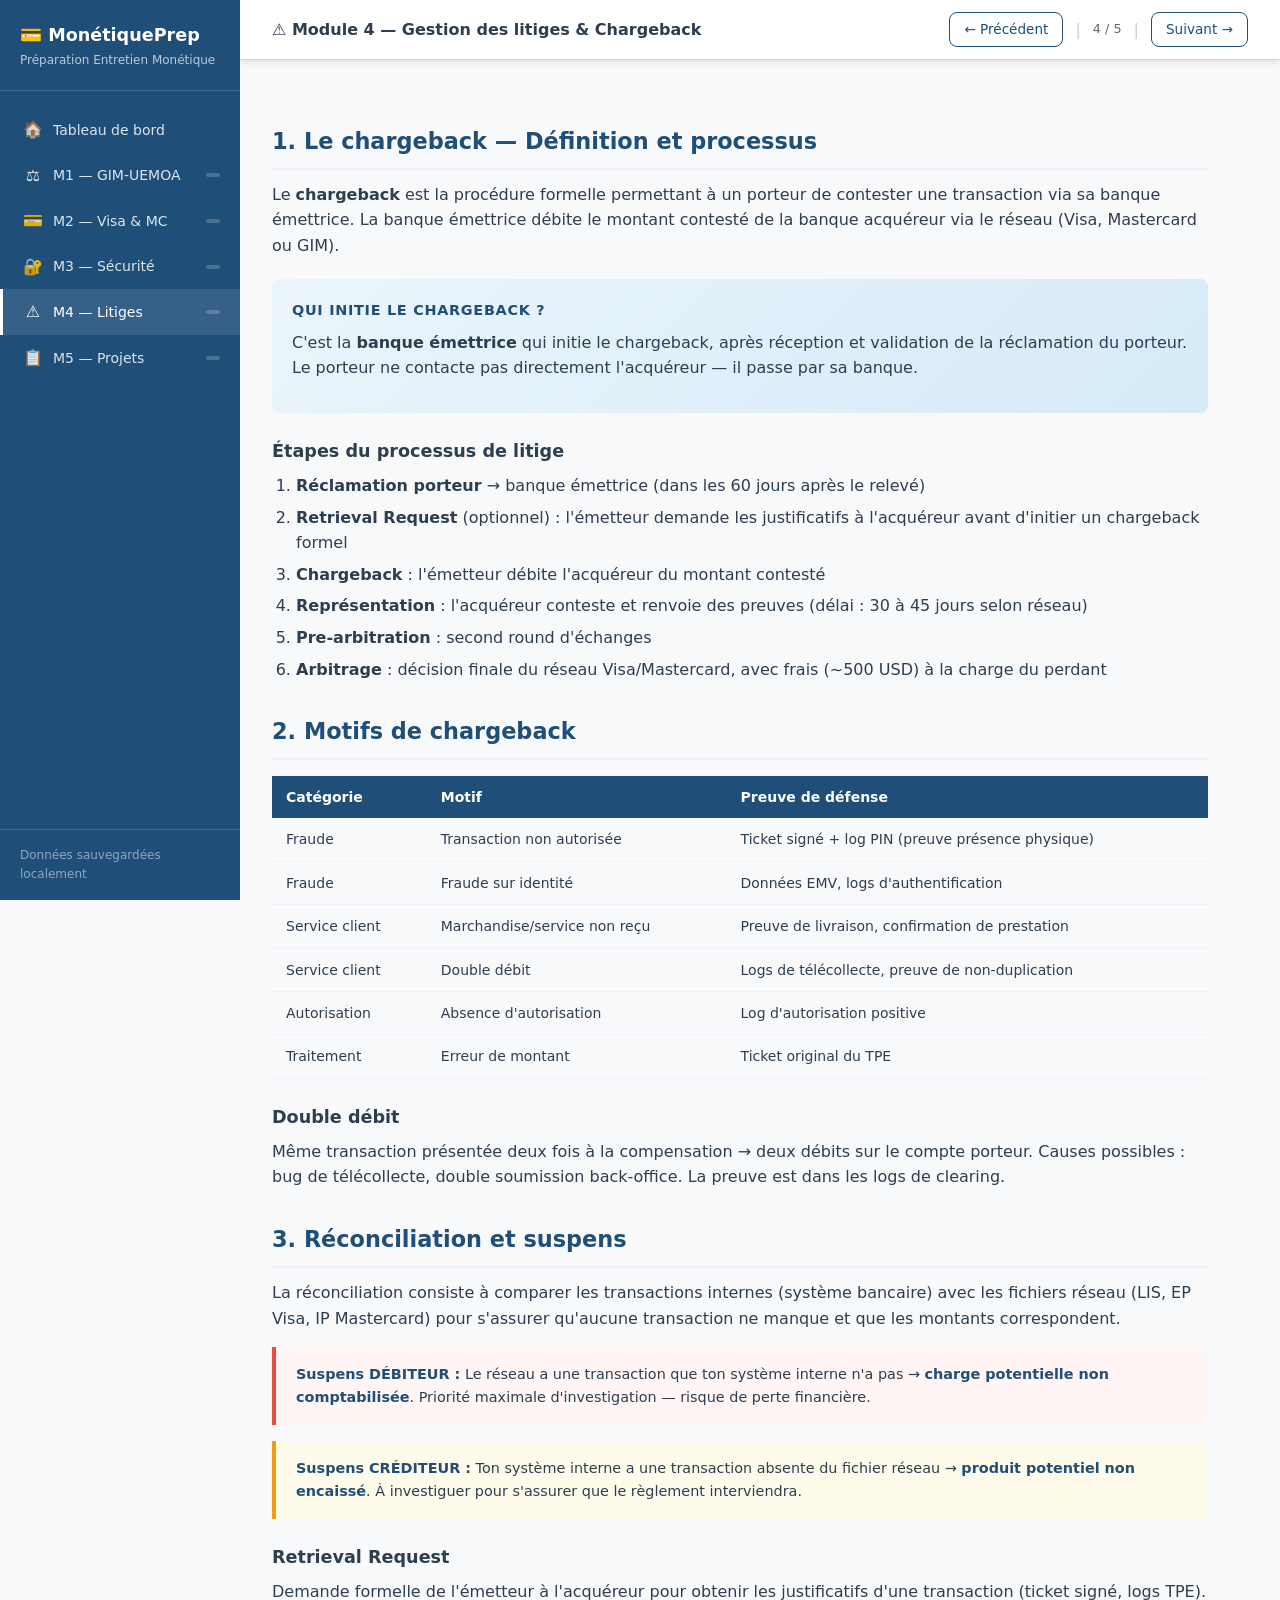
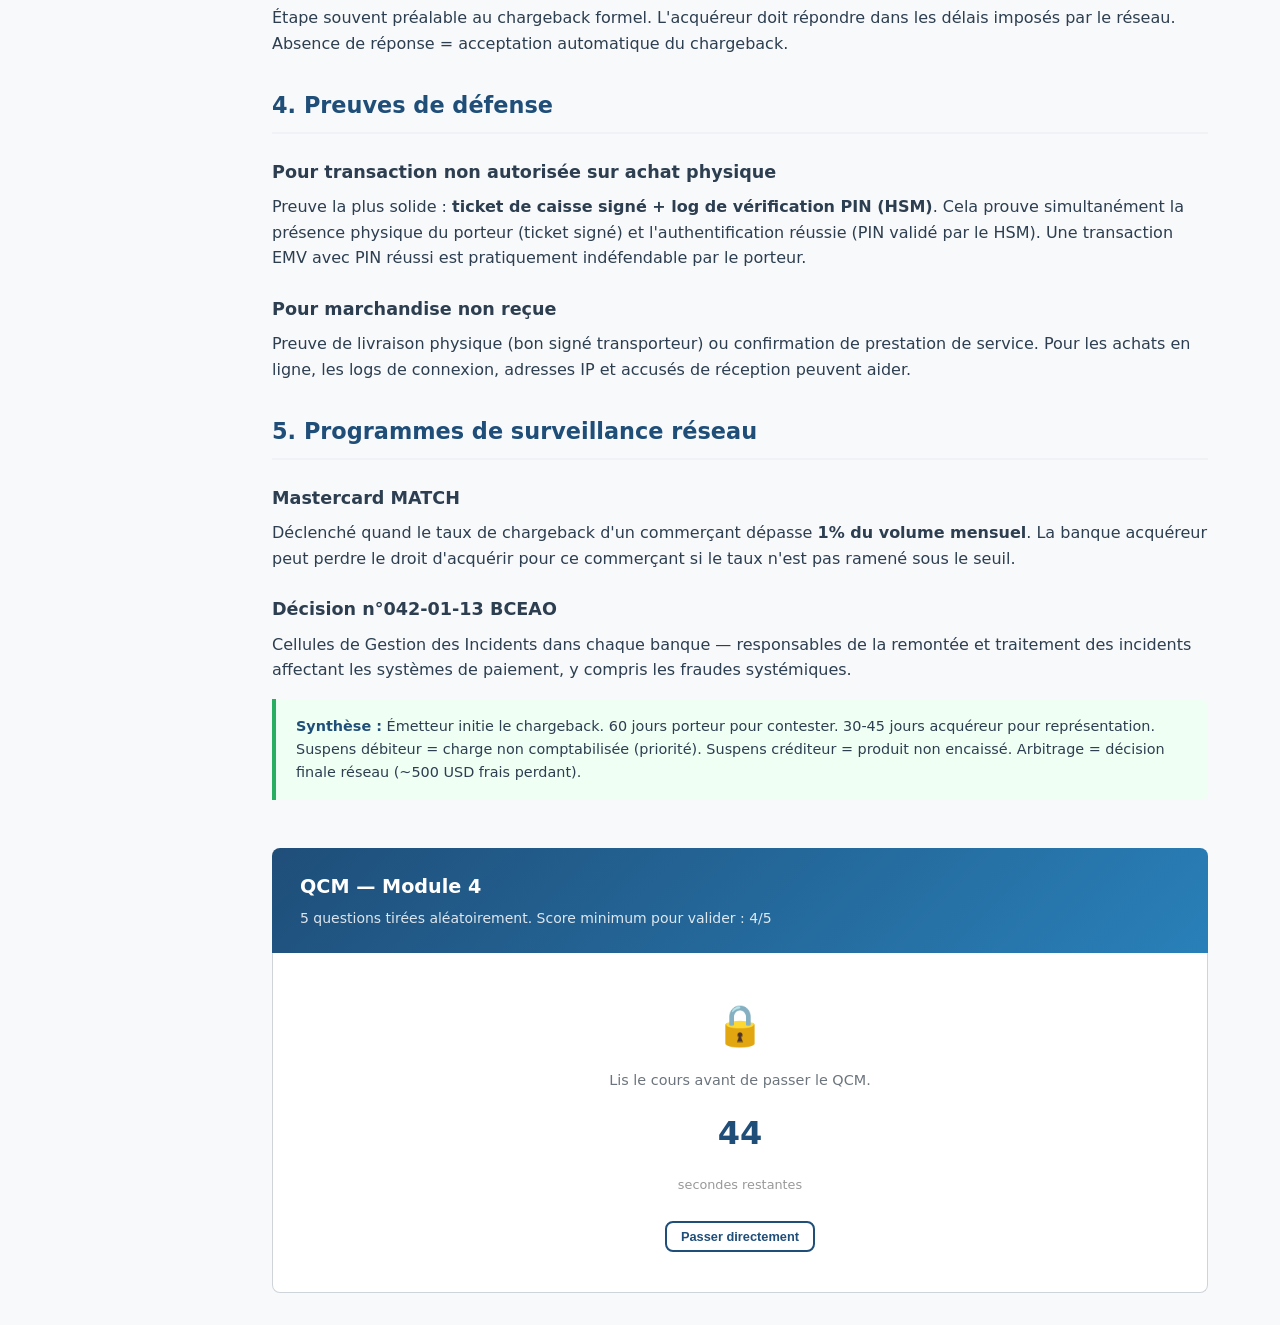
<file: monetique-prep/modules/module4.html>
﻿<!DOCTYPE html>
<html lang="fr">
<head>
  <meta charset="UTF-8">
  <meta name="viewport" content="width=device-width, initial-scale=1.0">
  <title>Module 4 — Gestion des litiges & Chargeback | MonétiquePrep</title>
  <link rel="stylesheet" href="../css/style.css">
</head>
<body>

<div class="overlay" id="overlay"></div>

<div class="layout">

  <aside class="sidebar" id="sidebar">
    <div class="sidebar-logo">
      <h1>💳 MonétiquePrep</h1>
      <div class="subtitle">Préparation Entretien Monétique</div>
    </div>
    <nav class="sidebar-nav">
      <a href="../index.html"><span class="nav-icon">🏠</span> Tableau de bord</a>
      <a href="module1.html"><span class="nav-icon">⚖️</span> M1 — GIM-UEMOA <span class="nav-badge not_started" id="nav-badge-module1"></span></a>
      <a href="module2.html"><span class="nav-icon">💳</span> M2 — Visa & MC <span class="nav-badge not_started" id="nav-badge-module2"></span></a>
      <a href="module3.html"><span class="nav-icon">🔐</span> M3 — Sécurité <span class="nav-badge not_started" id="nav-badge-module3"></span></a>
      <a href="module4.html" class="active"><span class="nav-icon">⚠️</span> M4 — Litiges <span class="nav-badge not_started" id="nav-badge-module4"></span></a>
      <a href="module5.html"><span class="nav-icon">📋</span> M5 — Projets <span class="nav-badge not_started" id="nav-badge-module5"></span></a>
    </nav>
    <div class="sidebar-footer">Données sauvegardées localement</div>
  </aside>

  <main class="main-content">
    <header class="topbar">
      <button class="hamburger" id="hamburger" aria-label="Menu">&#9776;</button>
      <div class="topbar-title">⚠️ Module 4 — Gestion des litiges & Chargeback</div>
      <nav class="topbar-nav">
        <a href="module3.html">← Précédent</a>
        <span style="color:#ccc;padding:0 4px">|</span>
        <span style="font-size:0.8rem;color:#666">4 / 5</span>
        <span style="color:#ccc;padding:0 4px">|</span>
        <a href="module5.html">Suivant →</a>
      </nav>
    </header>

    <div class="page">
      <article class="course-content">

        <h2 id="chargeback">1. Le chargeback — Définition et processus</h2>
        <p>Le <strong>chargeback</strong> est la procédure formelle permettant à un porteur de contester une transaction via sa banque émettrice. La banque émettrice débite le montant contesté de la banque acquéreur via le réseau (Visa, Mastercard ou GIM).</p>

        <div class="key-concept">
          <h4>Qui initie le chargeback ?</h4>
          <p>C'est la <strong>banque émettrice</strong> qui initie le chargeback, après réception et validation de la réclamation du porteur. Le porteur ne contacte pas directement l'acquéreur — il passe par sa banque.</p>
        </div>

        <h3>Étapes du processus de litige</h3>
        <ol>
          <li><strong>Réclamation porteur</strong> → banque émettrice (dans les 60 jours après le relevé)</li>
          <li><strong>Retrieval Request</strong> (optionnel) : l'émetteur demande les justificatifs à l'acquéreur avant d'initier un chargeback formel</li>
          <li><strong>Chargeback</strong> : l'émetteur débite l'acquéreur du montant contesté</li>
          <li><strong>Représentation</strong> : l'acquéreur conteste et renvoie des preuves (délai : 30 à 45 jours selon réseau)</li>
          <li><strong>Pre-arbitration</strong> : second round d'échanges</li>
          <li><strong>Arbitrage</strong> : décision finale du réseau Visa/Mastercard, avec frais (~500 USD) à la charge du perdant</li>
        </ol>

        <h2 id="motifs">2. Motifs de chargeback</h2>
        <div class="data-table-wrap"><table class="data-table">
          <thead><tr><th>Catégorie</th><th>Motif</th><th>Preuve de défense</th></tr></thead>
          <tbody>
            <tr><td>Fraude</td><td>Transaction non autorisée</td><td>Ticket signé + log PIN (preuve présence physique)</td></tr>
            <tr><td>Fraude</td><td>Fraude sur identité</td><td>Données EMV, logs d'authentification</td></tr>
            <tr><td>Service client</td><td>Marchandise/service non reçu</td><td>Preuve de livraison, confirmation de prestation</td></tr>
            <tr><td>Service client</td><td>Double débit</td><td>Logs de télécollecte, preuve de non-duplication</td></tr>
            <tr><td>Autorisation</td><td>Absence d'autorisation</td><td>Log d'autorisation positive</td></tr>
            <tr><td>Traitement</td><td>Erreur de montant</td><td>Ticket original du TPE</td></tr>
          </tbody>
        </table></div>

        <h3>Double débit</h3>
        <p>Même transaction présentée deux fois à la compensation → deux débits sur le compte porteur. Causes possibles : bug de télécollecte, double soumission back-office. La preuve est dans les logs de clearing.</p>

        <h2 id="reconciliation">3. Réconciliation et suspens</h2>
        <p>La réconciliation consiste à comparer les transactions internes (système bancaire) avec les fichiers réseau (LIS, EP Visa, IP Mastercard) pour s'assurer qu'aucune transaction ne manque et que les montants correspondent.</p>

        <div class="info-box error">
          <p><strong>Suspens DÉBITEUR :</strong> Le réseau a une transaction que ton système interne n'a pas → <strong>charge potentielle non comptabilisée</strong>. Priorité maximale d'investigation — risque de perte financière.</p>
        </div>

        <div class="info-box warning">
          <p><strong>Suspens CRÉDITEUR :</strong> Ton système interne a une transaction absente du fichier réseau → <strong>produit potentiel non encaissé</strong>. À investiguer pour s'assurer que le règlement interviendra.</p>
        </div>

        <h3>Retrieval Request</h3>
        <p>Demande formelle de l'émetteur à l'acquéreur pour obtenir les justificatifs d'une transaction (ticket signé, logs TPE). Étape souvent préalable au chargeback formel. L'acquéreur doit répondre dans les délais imposés par le réseau. Absence de réponse = acceptation automatique du chargeback.</p>

        <h2 id="preuves">4. Preuves de défense</h2>

        <h3>Pour transaction non autorisée sur achat physique</h3>
        <p>Preuve la plus solide : <strong>ticket de caisse signé + log de vérification PIN (HSM)</strong>. Cela prouve simultanément la présence physique du porteur (ticket signé) et l'authentification réussie (PIN validé par le HSM). Une transaction EMV avec PIN réussi est pratiquement indéfendable par le porteur.</p>

        <h3>Pour marchandise non reçue</h3>
        <p>Preuve de livraison physique (bon signé transporteur) ou confirmation de prestation de service. Pour les achats en ligne, les logs de connexion, adresses IP et accusés de réception peuvent aider.</p>

        <h2 id="programmes">5. Programmes de surveillance réseau</h2>

        <h3>Mastercard MATCH</h3>
        <p>Déclenché quand le taux de chargeback d'un commerçant dépasse <strong>1% du volume mensuel</strong>. La banque acquéreur peut perdre le droit d'acquérir pour ce commerçant si le taux n'est pas ramené sous le seuil.</p>

        <h3>Décision n°042-01-13 BCEAO</h3>
        <p>Cellules de Gestion des Incidents dans chaque banque — responsables de la remontée et traitement des incidents affectant les systèmes de paiement, y compris les fraudes systémiques.</p>

        <div class="info-box success">
          <p><strong>Synthèse :</strong> Émetteur initie le chargeback. 60 jours porteur pour contester. 30-45 jours acquéreur pour représentation. Suspens débiteur = charge non comptabilisée (priorité). Suspens créditeur = produit non encaissé. Arbitrage = décision finale réseau (~500 USD frais perdant).</p>
        </div>

      </article>

      <!-- QCM -->
      <section class="qcm-section" id="qcm-section">
        <div class="qcm-header">
          <h3>QCM — Module 4</h3>
          <p>5 questions tirées aléatoirement. Score minimum pour valider : 4/5</p>
        </div>
        <div id="qcm-locked" class="qcm-locked">
          <div class="lock-icon">🔒</div>
          <p>Lis le cours avant de passer le QCM.</p>
          <div class="countdown" id="countdown-num">45</div>
          <p style="font-size:0.8rem;color:#999">secondes restantes</p>
          <br>
          <button class="btn btn-outline btn-sm" id="skip-countdown">Passer directement</button>
        </div>
        <div id="qcm-unlocked" class="qcm-body hidden">
          <div class="qcm-progress-bar">
            <div class="qcm-progress-fill" id="qcm-progress-fill" style="width:0%"></div>
          </div>
          <div id="qcm-questions"></div>
          <div style="text-align:center;margin-top:20px">
            <button class="btn btn-primary" id="qcm-submit">Valider mes réponses</button>
          </div>
          <div class="score-result" id="qcm-result">
            <div class="score-circle pass" id="score-circle">
              <span id="score-num"></span>
            </div>
            <h3 id="score-msg"></h3>
            <p>Module 4 — Gestion des litiges & Chargeback</p>
            <div class="score-actions">
              <button class="btn btn-outline" onclick="retryQCM()">🔄 Réessayer (nouvelles questions)</button>
              <a href="../index.html" class="btn btn-primary">🏠 Retour au tableau de bord</a>
              <a href="module5.html" class="btn btn-success">▶ Module suivant</a>
            </div>
          </div>
        </div>
      </section>

    </div>
  </main>
</div>

<script src="../data/questions.js"></script>
<script src="../js/app.js"></script>
<script>
  document.addEventListener('DOMContentLoaded', function() {
    initQCMCountdown('module4');
  });
</script>
</body>
</html>
</file>
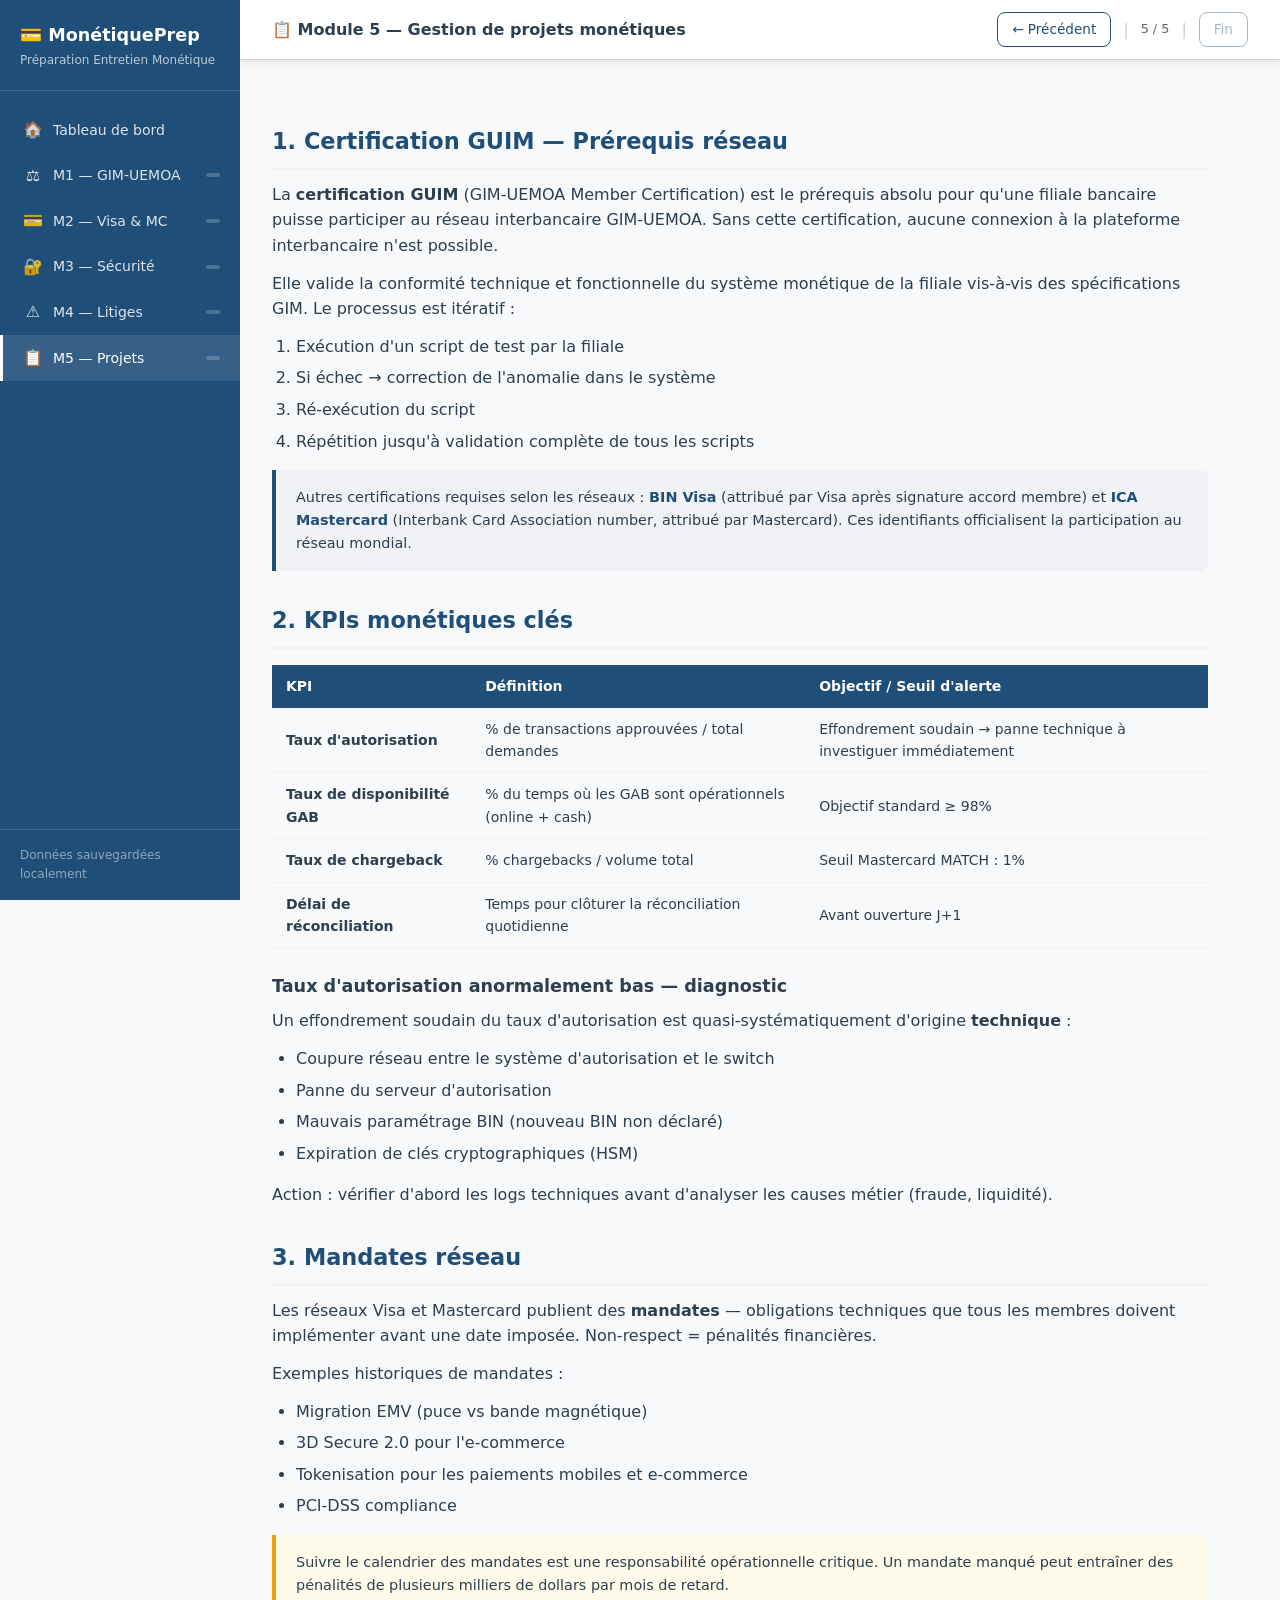
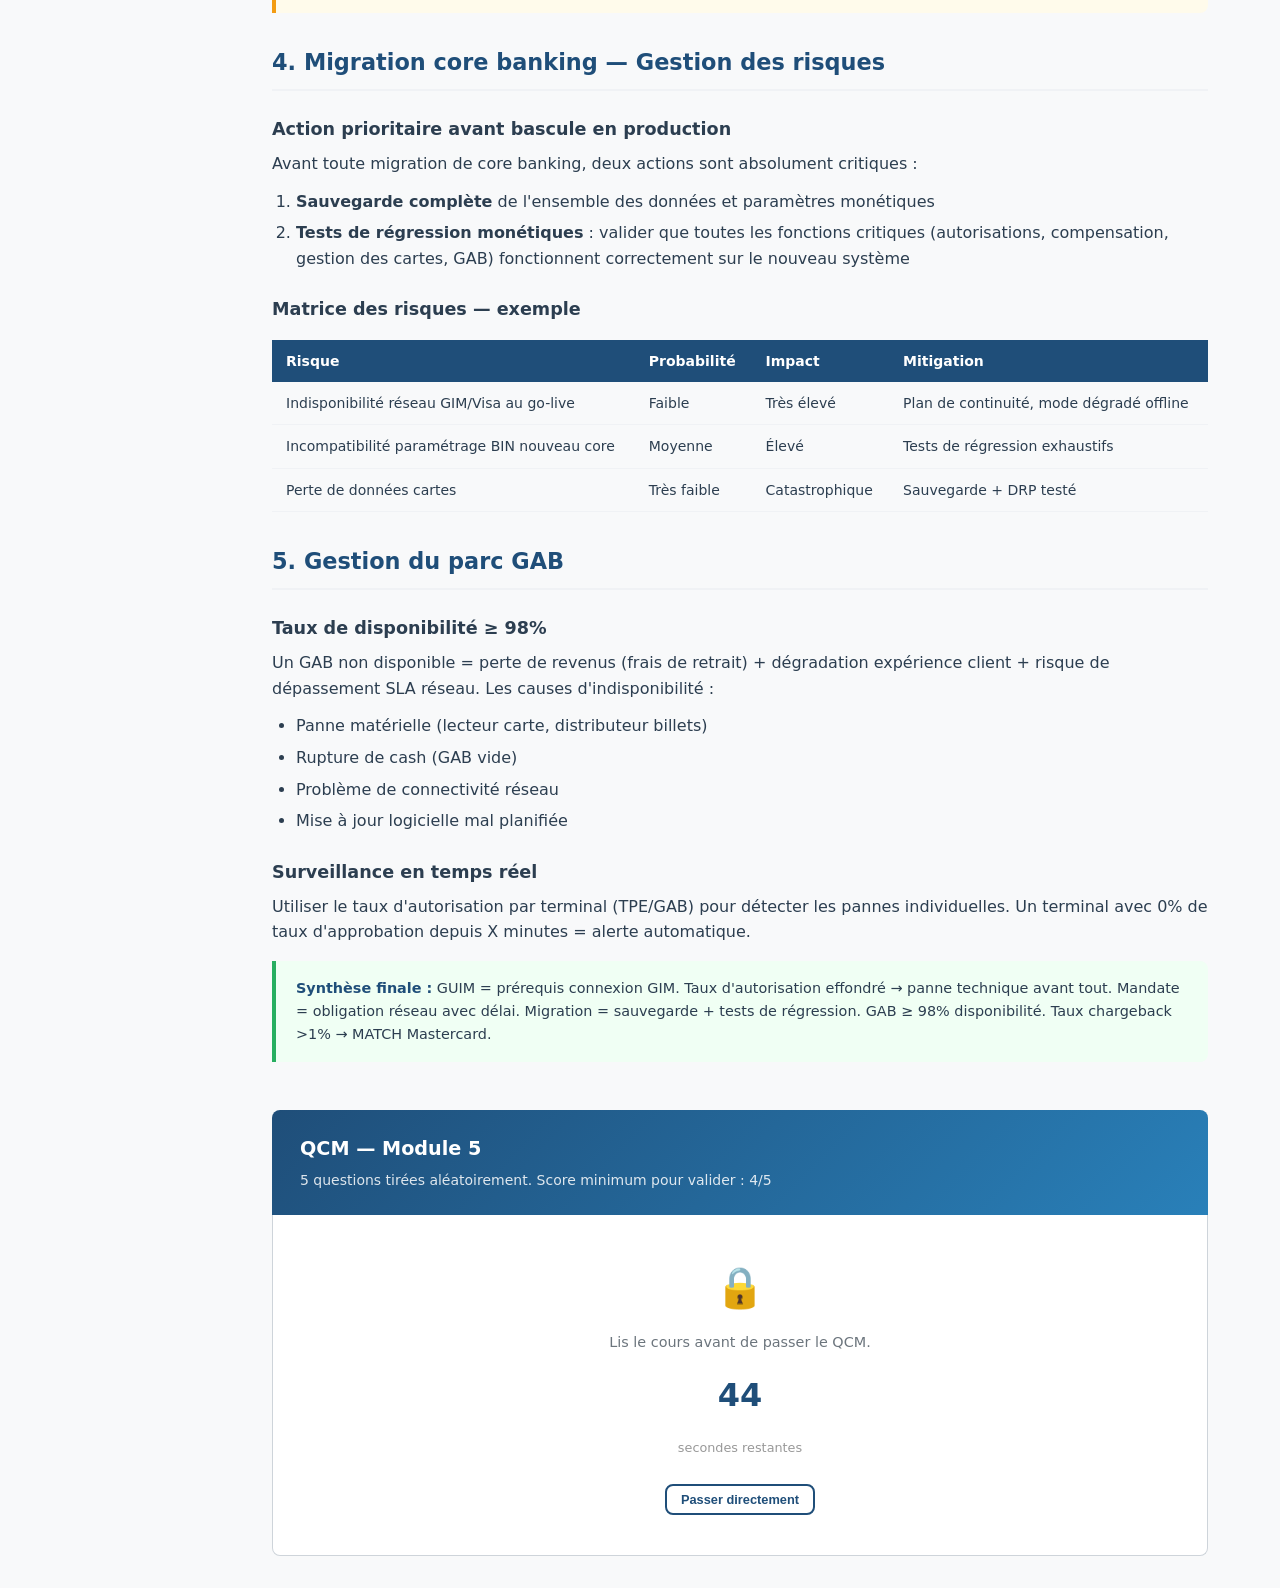
<file: monetique-prep/modules/module5.html>
﻿<!DOCTYPE html>
<html lang="fr">
<head>
  <meta charset="UTF-8">
  <meta name="viewport" content="width=device-width, initial-scale=1.0">
  <title>Module 5 — Gestion de projets monétiques | MonétiquePrep</title>
  <link rel="stylesheet" href="../css/style.css">
</head>
<body>

<div class="overlay" id="overlay"></div>

<div class="layout">

  <aside class="sidebar" id="sidebar">
    <div class="sidebar-logo">
      <h1>💳 MonétiquePrep</h1>
      <div class="subtitle">Préparation Entretien Monétique</div>
    </div>
    <nav class="sidebar-nav">
      <a href="../index.html"><span class="nav-icon">🏠</span> Tableau de bord</a>
      <a href="module1.html"><span class="nav-icon">⚖️</span> M1 — GIM-UEMOA <span class="nav-badge not_started" id="nav-badge-module1"></span></a>
      <a href="module2.html"><span class="nav-icon">💳</span> M2 — Visa & MC <span class="nav-badge not_started" id="nav-badge-module2"></span></a>
      <a href="module3.html"><span class="nav-icon">🔐</span> M3 — Sécurité <span class="nav-badge not_started" id="nav-badge-module3"></span></a>
      <a href="module4.html"><span class="nav-icon">⚠️</span> M4 — Litiges <span class="nav-badge not_started" id="nav-badge-module4"></span></a>
      <a href="module5.html" class="active"><span class="nav-icon">📋</span> M5 — Projets <span class="nav-badge not_started" id="nav-badge-module5"></span></a>
    </nav>
    <div class="sidebar-footer">Données sauvegardées localement</div>
  </aside>

  <main class="main-content">
    <header class="topbar">
      <button class="hamburger" id="hamburger" aria-label="Menu">&#9776;</button>
      <div class="topbar-title">📋 Module 5 — Gestion de projets monétiques</div>
      <nav class="topbar-nav">
        <a href="module4.html">← Précédent</a>
        <span style="color:#ccc;padding:0 4px">|</span>
        <span style="font-size:0.8rem;color:#666">5 / 5</span>
        <span style="color:#ccc;padding:0 4px">|</span>
        <a href="../index.html" class="disabled">Fin</a>
      </nav>
    </header>

    <div class="page">
      <article class="course-content">

        <h2 id="certification">1. Certification GUIM — Prérequis réseau</h2>
        <p>La <strong>certification GUIM</strong> (GIM-UEMOA Member Certification) est le prérequis absolu pour qu'une filiale bancaire puisse participer au réseau interbancaire GIM-UEMOA. Sans cette certification, aucune connexion à la plateforme interbancaire n'est possible.</p>

        <p>Elle valide la conformité technique et fonctionnelle du système monétique de la filiale vis-à-vis des spécifications GIM. Le processus est itératif :</p>
        <ol>
          <li>Exécution d'un script de test par la filiale</li>
          <li>Si échec → correction de l'anomalie dans le système</li>
          <li>Ré-exécution du script</li>
          <li>Répétition jusqu'à validation complète de tous les scripts</li>
        </ol>

        <div class="info-box">
          <p>Autres certifications requises selon les réseaux : <strong>BIN Visa</strong> (attribué par Visa après signature accord membre) et <strong>ICA Mastercard</strong> (Interbank Card Association number, attribué par Mastercard). Ces identifiants officialisent la participation au réseau mondial.</p>
        </div>

        <h2 id="kpi">2. KPIs monétiques clés</h2>
        <div class="data-table-wrap"><table class="data-table">
          <thead><tr><th>KPI</th><th>Définition</th><th>Objectif / Seuil d'alerte</th></tr></thead>
          <tbody>
            <tr>
              <td><strong>Taux d'autorisation</strong></td>
              <td>% de transactions approuvées / total demandes</td>
              <td>Effondrement soudain → panne technique à investiguer immédiatement</td>
            </tr>
            <tr>
              <td><strong>Taux de disponibilité GAB</strong></td>
              <td>% du temps où les GAB sont opérationnels (online + cash)</td>
              <td>Objectif standard ≥ 98%</td>
            </tr>
            <tr>
              <td><strong>Taux de chargeback</strong></td>
              <td>% chargebacks / volume total</td>
              <td>Seuil Mastercard MATCH : 1%</td>
            </tr>
            <tr>
              <td><strong>Délai de réconciliation</strong></td>
              <td>Temps pour clôturer la réconciliation quotidienne</td>
              <td>Avant ouverture J+1</td>
            </tr>
          </tbody>
        </table></div>

        <h3>Taux d'autorisation anormalement bas — diagnostic</h3>
        <p>Un effondrement soudain du taux d'autorisation est quasi-systématiquement d'origine <strong>technique</strong> :</p>
        <ul>
          <li>Coupure réseau entre le système d'autorisation et le switch</li>
          <li>Panne du serveur d'autorisation</li>
          <li>Mauvais paramétrage BIN (nouveau BIN non déclaré)</li>
          <li>Expiration de clés cryptographiques (HSM)</li>
        </ul>
        <p>Action : vérifier d'abord les logs techniques avant d'analyser les causes métier (fraude, liquidité).</p>

        <h2 id="mandates">3. Mandates réseau</h2>
        <p>Les réseaux Visa et Mastercard publient des <strong>mandates</strong> — obligations techniques que tous les membres doivent implémenter avant une date imposée. Non-respect = pénalités financières.</p>

        <p>Exemples historiques de mandates :</p>
        <ul>
          <li>Migration EMV (puce vs bande magnétique)</li>
          <li>3D Secure 2.0 pour l'e-commerce</li>
          <li>Tokenisation pour les paiements mobiles et e-commerce</li>
          <li>PCI-DSS compliance</li>
        </ul>

        <div class="info-box warning">
          <p>Suivre le calendrier des mandates est une responsabilité opérationnelle critique. Un mandate manqué peut entraîner des pénalités de plusieurs milliers de dollars par mois de retard.</p>
        </div>

        <h2 id="migration">4. Migration core banking — Gestion des risques</h2>

        <h3>Action prioritaire avant bascule en production</h3>
        <p>Avant toute migration de core banking, deux actions sont absolument critiques :</p>
        <ol>
          <li><strong>Sauvegarde complète</strong> de l'ensemble des données et paramètres monétiques</li>
          <li><strong>Tests de régression monétiques</strong> : valider que toutes les fonctions critiques (autorisations, compensation, gestion des cartes, GAB) fonctionnent correctement sur le nouveau système</li>
        </ol>

        <h3>Matrice des risques — exemple</h3>
        <div class="data-table-wrap"><table class="data-table">
          <thead><tr><th>Risque</th><th>Probabilité</th><th>Impact</th><th>Mitigation</th></tr></thead>
          <tbody>
            <tr>
              <td>Indisponibilité réseau GIM/Visa au go-live</td>
              <td>Faible</td>
              <td>Très élevé</td>
              <td>Plan de continuité, mode dégradé offline</td>
            </tr>
            <tr>
              <td>Incompatibilité paramétrage BIN nouveau core</td>
              <td>Moyenne</td>
              <td>Élevé</td>
              <td>Tests de régression exhaustifs</td>
            </tr>
            <tr>
              <td>Perte de données cartes</td>
              <td>Très faible</td>
              <td>Catastrophique</td>
              <td>Sauvegarde + DRP testé</td>
            </tr>
          </tbody>
        </table></div>

        <h2 id="gab">5. Gestion du parc GAB</h2>

        <h3>Taux de disponibilité ≥ 98%</h3>
        <p>Un GAB non disponible = perte de revenus (frais de retrait) + dégradation expérience client + risque de dépassement SLA réseau. Les causes d'indisponibilité :</p>
        <ul>
          <li>Panne matérielle (lecteur carte, distributeur billets)</li>
          <li>Rupture de cash (GAB vide)</li>
          <li>Problème de connectivité réseau</li>
          <li>Mise à jour logicielle mal planifiée</li>
        </ul>

        <h3>Surveillance en temps réel</h3>
        <p>Utiliser le taux d'autorisation par terminal (TPE/GAB) pour détecter les pannes individuelles. Un terminal avec 0% de taux d'approbation depuis X minutes = alerte automatique.</p>

        <div class="info-box success">
          <p><strong>Synthèse finale :</strong> GUIM = prérequis connexion GIM. Taux d'autorisation effondré → panne technique avant tout. Mandate = obligation réseau avec délai. Migration = sauvegarde + tests de régression. GAB ≥ 98% disponibilité. Taux chargeback &gt;1% → MATCH Mastercard.</p>
        </div>

      </article>

      <!-- QCM -->
      <section class="qcm-section" id="qcm-section">
        <div class="qcm-header">
          <h3>QCM — Module 5</h3>
          <p>5 questions tirées aléatoirement. Score minimum pour valider : 4/5</p>
        </div>
        <div id="qcm-locked" class="qcm-locked">
          <div class="lock-icon">🔒</div>
          <p>Lis le cours avant de passer le QCM.</p>
          <div class="countdown" id="countdown-num">45</div>
          <p style="font-size:0.8rem;color:#999">secondes restantes</p>
          <br>
          <button class="btn btn-outline btn-sm" id="skip-countdown">Passer directement</button>
        </div>
        <div id="qcm-unlocked" class="qcm-body hidden">
          <div class="qcm-progress-bar">
            <div class="qcm-progress-fill" id="qcm-progress-fill" style="width:0%"></div>
          </div>
          <div id="qcm-questions"></div>
          <div style="text-align:center;margin-top:20px">
            <button class="btn btn-primary" id="qcm-submit">Valider mes réponses</button>
          </div>
          <div class="score-result" id="qcm-result">
            <div class="score-circle pass" id="score-circle">
              <span id="score-num"></span>
            </div>
            <h3 id="score-msg"></h3>
            <p>Module 5 — Gestion de projets monétiques</p>
            <div class="score-actions">
              <button class="btn btn-outline" onclick="retryQCM()">🔄 Réessayer (nouvelles questions)</button>
              <a href="../index.html" class="btn btn-success">🏆 Tableau de bord final</a>
            </div>
          </div>
        </div>
      </section>

    </div>
  </main>
</div>

<script src="../data/questions.js"></script>
<script src="../js/app.js"></script>
<script>
  document.addEventListener('DOMContentLoaded', function() {
    initQCMCountdown('module5');
  });
</script>
</body>
</html>
</file>
<file: monetique-prep/css/style.css>
/* ===== RESET & BASE ===== */
*, *::before, *::after { box-sizing: border-box; margin: 0; padding: 0; }

:root {
  --primary:   #1F4E79;
  --primary-light: #2980B9;
  --success:   #27AE60;
  --error:     #E74C3C;
  --warning:   #F39C12;
  --bg:        #F8F9FA;
  --text:      #2C3E50;
  --white:     #FFFFFF;
  --gray-100:  #F0F2F5;
  --gray-300:  #CED4DA;
  --gray-500:  #6C757D;
  --radius:    8px;
  --shadow:    0 2px 8px rgba(0,0,0,0.1);
  --shadow-lg: 0 4px 20px rgba(0,0,0,0.15);
  --sidebar-w: 240px;
  --transition: 0.2s ease;
}

html { font-size: 16px; }
body {
  font-family: system-ui, -apple-system, BlinkMacSystemFont, 'Segoe UI', sans-serif;
  background: var(--bg);
  color: var(--text);
  line-height: 1.6;
  min-height: 100vh;
}

a { color: var(--primary); text-decoration: none; }
a:hover { text-decoration: underline; }

/* ===== LAYOUT ===== */
.layout { display: flex; min-height: 100vh; }

.sidebar {
  width: var(--sidebar-w);
  background: var(--primary);
  color: var(--white);
  position: fixed;
  top: 0; left: 0;
  height: 100vh;
  overflow-y: auto;
  z-index: 100;
  transition: transform var(--transition);
  display: flex;
  flex-direction: column;
}

.sidebar-logo {
  padding: 24px 20px 20px;
  border-bottom: 1px solid rgba(255,255,255,0.15);
}
.sidebar-logo h1 {
  font-size: 1.1rem;
  font-weight: 700;
  color: var(--white);
  line-height: 1.3;
}
.sidebar-logo .subtitle {
  font-size: 0.75rem;
  color: rgba(255,255,255,0.7);
  margin-top: 4px;
}

.sidebar-nav { padding: 16px 0; flex: 1; }
.sidebar-nav a {
  display: flex;
  align-items: center;
  gap: 10px;
  padding: 10px 20px;
  color: rgba(255,255,255,0.85);
  font-size: 0.875rem;
  transition: background var(--transition), color var(--transition);
  border-left: 3px solid transparent;
}
.sidebar-nav a:hover,
.sidebar-nav a.active {
  background: rgba(255,255,255,0.1);
  color: var(--white);
  border-left-color: var(--white);
  text-decoration: none;
}
.sidebar-nav .nav-icon { font-size: 1rem; width: 20px; text-align: center; }
.sidebar-nav .nav-badge {
  margin-left: auto;
  font-size: 0.7rem;
  padding: 2px 7px;
  border-radius: 20px;
  font-weight: 600;
}
.nav-badge.completed { background: var(--success); color: var(--white); }
.nav-badge.in_progress { background: var(--warning); color: var(--white); }
.nav-badge.not_started { background: rgba(255,255,255,0.2); color: rgba(255,255,255,0.8); }

.sidebar-footer {
  padding: 16px 20px;
  border-top: 1px solid rgba(255,255,255,0.15);
  font-size: 0.75rem;
  color: rgba(255,255,255,0.5);
}

.main-content {
  margin-left: var(--sidebar-w);
  flex: 1;
  min-height: 100vh;
}

/* ===== TOPBAR ===== */
.topbar {
  background: var(--white);
  border-bottom: 1px solid var(--gray-300);
  padding: 0 32px;
  height: 60px;
  display: flex;
  align-items: center;
  justify-content: space-between;
  position: sticky;
  top: 0;
  z-index: 50;
  box-shadow: var(--shadow);
}

.hamburger {
  display: none;
  background: none;
  border: none;
  cursor: pointer;
  padding: 8px;
  color: var(--text);
  font-size: 1.4rem;
}

.topbar-title { font-size: 1rem; font-weight: 600; color: var(--text); }

.topbar-nav { display: flex; align-items: center; gap: 8px; }
.topbar-nav a {
  padding: 6px 14px;
  border-radius: var(--radius);
  font-size: 0.85rem;
  font-weight: 500;
  color: var(--primary);
  border: 1px solid var(--primary);
  transition: all var(--transition);
}
.topbar-nav a:hover {
  background: var(--primary);
  color: var(--white);
  text-decoration: none;
}
.topbar-nav a.disabled {
  opacity: 0.4;
  pointer-events: none;
}

/* ===== PAGE CONTENT ===== */
.page { padding: 32px; max-width: 1000px; }

/* ===== HERO / PROGRESS SECTION ===== */
.hero {
  background: linear-gradient(135deg, var(--primary) 0%, var(--primary-light) 100%);
  color: var(--white);
  border-radius: var(--radius);
  padding: 32px;
  margin-bottom: 32px;
  box-shadow: var(--shadow-lg);
}
.hero h2 { font-size: 1.5rem; margin-bottom: 8px; }
.hero p { opacity: 0.85; margin-bottom: 20px; font-size: 0.95rem; }

.progress-bar-container { margin-bottom: 8px; }
.progress-label {
  display: flex;
  justify-content: space-between;
  font-size: 0.85rem;
  margin-bottom: 8px;
  opacity: 0.9;
}
.progress-bar {
  background: rgba(255,255,255,0.25);
  border-radius: 20px;
  height: 12px;
  overflow: hidden;
}
.progress-fill {
  background: var(--white);
  height: 100%;
  border-radius: 20px;
  transition: width 0.5s ease;
}

/* ===== MODULE CARDS ===== */
.modules-grid {
  display: grid;
  grid-template-columns: repeat(auto-fill, minmax(280px, 1fr));
  gap: 20px;
  margin-bottom: 32px;
}

.module-card {
  background: var(--white);
  border-radius: var(--radius);
  box-shadow: var(--shadow);
  padding: 24px;
  display: flex;
  flex-direction: column;
  gap: 12px;
  transition: transform var(--transition), box-shadow var(--transition);
  border-top: 4px solid var(--gray-300);
}
.module-card:hover {
  transform: translateY(-2px);
  box-shadow: var(--shadow-lg);
}
.module-card.completed { border-top-color: var(--success); }
.module-card.in_progress { border-top-color: var(--warning); }

.card-header { display: flex; justify-content: space-between; align-items: flex-start; }
.card-num {
  font-size: 0.75rem;
  font-weight: 700;
  text-transform: uppercase;
  letter-spacing: 0.05em;
  color: var(--gray-500);
}
.badge {
  font-size: 0.7rem;
  font-weight: 600;
  padding: 3px 10px;
  border-radius: 20px;
  text-transform: uppercase;
  letter-spacing: 0.05em;
}
.badge.completed { background: #D5F5E3; color: #1D8348; }
.badge.in_progress { background: #FEF9E7; color: #B7770D; }
.badge.not_started { background: var(--gray-100); color: var(--gray-500); }

.card-title { font-size: 1rem; font-weight: 700; color: var(--text); line-height: 1.4; }

.card-meta { display: flex; flex-direction: column; gap: 4px; }
.card-score { font-size: 0.875rem; color: var(--text); }
.card-score strong { color: var(--primary); }
.card-score.good strong { color: var(--success); }
.card-attempts { font-size: 0.8rem; color: var(--gray-500); }

.card-footer { margin-top: auto; }

/* ===== BUTTONS ===== */
.btn {
  display: inline-flex;
  align-items: center;
  justify-content: center;
  gap: 6px;
  padding: 10px 20px;
  border-radius: var(--radius);
  font-size: 0.875rem;
  font-weight: 600;
  cursor: pointer;
  border: none;
  transition: all var(--transition);
  text-align: center;
  text-decoration: none;
}
.btn:hover { text-decoration: none; }

.btn-primary {
  background: var(--primary);
  color: var(--white);
}
.btn-primary:hover { background: var(--primary-light); color: var(--white); }

.btn-success {
  background: var(--success);
  color: var(--white);
}
.btn-success:hover { background: #1E8449; color: var(--white); }

.btn-warning {
  background: var(--warning);
  color: var(--white);
}
.btn-warning:hover { background: #D68910; color: var(--white); }

.btn-outline {
  background: var(--white);
  color: var(--primary);
  border: 2px solid var(--primary);
}
.btn-outline:hover { background: var(--primary); color: var(--white); }

.btn-danger {
  background: var(--white);
  color: var(--error);
  border: 1px solid var(--error);
}
.btn-danger:hover { background: var(--error); color: var(--white); }

.btn-sm { padding: 6px 14px; font-size: 0.8rem; }
.btn-full { width: 100%; }

.btn-disabled {
  opacity: 0.5;
  pointer-events: none;
  cursor: not-allowed;
}

/* ===== RESET SECTION ===== */
.reset-section {
  background: var(--white);
  border-radius: var(--radius);
  padding: 20px 24px;
  box-shadow: var(--shadow);
  display: flex;
  align-items: center;
  justify-content: space-between;
  gap: 16px;
}
.reset-section p { font-size: 0.875rem; color: var(--gray-500); }

/* ===== COURSE CONTENT ===== */
.course-content { margin-bottom: 48px; }
.course-content h2 {
  font-size: 1.4rem;
  color: var(--primary);
  margin: 32px 0 12px;
  padding-bottom: 8px;
  border-bottom: 2px solid var(--gray-100);
}
.course-content h3 {
  font-size: 1.1rem;
  color: var(--text);
  margin: 24px 0 8px;
}
.course-content p { margin-bottom: 12px; }
.course-content ul, .course-content ol {
  margin: 8px 0 16px 24px;
}
.course-content li { margin-bottom: 6px; }

.info-box {
  background: var(--gray-100);
  border-left: 4px solid var(--primary);
  border-radius: 0 var(--radius) var(--radius) 0;
  padding: 16px 20px;
  margin: 16px 0;
}
.info-box.success { border-color: var(--success); background: #F0FFF4; }
.info-box.warning { border-color: var(--warning); background: #FFFBEB; }
.info-box.error { border-color: var(--error); background: #FFF5F5; }
.info-box p { margin: 0; font-size: 0.9rem; }
.info-box strong { color: var(--primary); }

.key-concept {
  background: linear-gradient(135deg, #EBF5FB, #D6EAF8);
  border-radius: var(--radius);
  padding: 20px;
  margin: 20px 0;
}
.key-concept h4 { color: var(--primary); margin-bottom: 8px; font-size: 0.9rem; text-transform: uppercase; letter-spacing: 0.05em; }

.data-table {
  width: 100%;
  border-collapse: collapse;
  margin: 16px 0;
  font-size: 0.875rem;
}
.data-table th {
  background: var(--primary);
  color: var(--white);
  padding: 10px 14px;
  text-align: left;
}
.data-table td { padding: 10px 14px; border-bottom: 1px solid var(--gray-100); }
.data-table tr:hover td { background: var(--gray-100); }

code {
  background: var(--gray-100);
  padding: 2px 6px;
  border-radius: 4px;
  font-family: 'Courier New', monospace;
  font-size: 0.85em;
  color: var(--primary);
}

/* ===== QCM SECTION ===== */
.qcm-section { margin-top: 48px; }
.qcm-header {
  background: linear-gradient(135deg, var(--primary), var(--primary-light));
  color: var(--white);
  border-radius: var(--radius) var(--radius) 0 0;
  padding: 24px 28px;
}
.qcm-header h3 { font-size: 1.2rem; margin-bottom: 4px; }
.qcm-header p { opacity: 0.85; font-size: 0.875rem; }

.qcm-locked {
  background: var(--white);
  border: 1px solid var(--gray-300);
  border-top: none;
  border-radius: 0 0 var(--radius) var(--radius);
  padding: 40px;
  text-align: center;
}
.qcm-locked .lock-icon { font-size: 2.5rem; margin-bottom: 12px; }
.qcm-locked p { color: var(--gray-500); font-size: 0.9rem; }
.qcm-locked .countdown {
  font-size: 2rem;
  font-weight: 700;
  color: var(--primary);
  margin: 16px 0;
}

.qcm-body {
  background: var(--white);
  border: 1px solid var(--gray-300);
  border-top: none;
  border-radius: 0 0 var(--radius) var(--radius);
  padding: 28px;
}

.qcm-progress-bar {
  background: var(--gray-100);
  border-radius: 20px;
  height: 8px;
  margin-bottom: 24px;
  overflow: hidden;
}
.qcm-progress-fill {
  background: var(--primary);
  height: 100%;
  border-radius: 20px;
  transition: width 0.3s ease;
}

.question-block {
  margin-bottom: 28px;
  padding: 20px;
  border: 1px solid var(--gray-100);
  border-radius: var(--radius);
  background: #FAFAFA;
}
.question-num {
  font-size: 0.75rem;
  font-weight: 700;
  text-transform: uppercase;
  color: var(--primary);
  margin-bottom: 8px;
}
.question-text {
  font-size: 1rem;
  font-weight: 600;
  color: var(--text);
  margin-bottom: 16px;
  line-height: 1.5;
}

.choices { display: flex; flex-direction: column; gap: 10px; }
.choice-btn {
  display: flex;
  align-items: center;
  gap: 12px;
  padding: 12px 16px;
  background: var(--white);
  border: 2px solid var(--gray-300);
  border-radius: var(--radius);
  cursor: pointer;
  font-size: 0.875rem;
  color: var(--text);
  text-align: left;
  transition: all var(--transition);
  width: 100%;
}
.choice-btn:hover:not(:disabled) {
  border-color: var(--primary);
  background: #EBF5FB;
}
.choice-btn .choice-letter {
  width: 28px;
  height: 28px;
  border-radius: 50%;
  background: var(--gray-100);
  display: flex;
  align-items: center;
  justify-content: center;
  font-weight: 700;
  font-size: 0.8rem;
  flex-shrink: 0;
  transition: all var(--transition);
}
.choice-btn.selected { border-color: var(--primary); background: #EBF5FB; }
.choice-btn.selected .choice-letter { background: var(--primary); color: var(--white); }
.choice-btn.correct { border-color: var(--success); background: #D5F5E3; }
.choice-btn.correct .choice-letter { background: var(--success); color: var(--white); }
.choice-btn.wrong { border-color: var(--error); background: #FDEDEC; }
.choice-btn.wrong .choice-letter { background: var(--error); color: var(--white); }
.choice-btn:disabled { cursor: default; }

.feedback-box {
  margin-top: 12px;
  padding: 12px 16px;
  border-radius: var(--radius);
  font-size: 0.85rem;
  display: none;
}
.feedback-box.show { display: flex; gap: 10px; align-items: flex-start; }
.feedback-box.correct-fb { background: #D5F5E3; color: #1D8348; border: 1px solid #A9DFBF; }
.feedback-box.wrong-fb { background: #FDEDEC; color: #922B21; border: 1px solid #F1948A; }
.feedback-icon { font-size: 1.1rem; flex-shrink: 0; margin-top: 1px; }

/* ===== SCORE RESULT ===== */
.score-result {
  text-align: center;
  padding: 40px 28px;
  display: none;
}
.score-result.show { display: block; }
.score-circle {
  width: 120px;
  height: 120px;
  border-radius: 50%;
  display: flex;
  flex-direction: column;
  align-items: center;
  justify-content: center;
  margin: 0 auto 20px;
  font-weight: 700;
}
.score-circle .score-num { font-size: 2.5rem; line-height: 1; }
.score-circle .score-denom { font-size: 1rem; opacity: 0.8; }
.score-circle.pass { background: linear-gradient(135deg, var(--success), #1E8449); color: var(--white); }
.score-circle.fail { background: linear-gradient(135deg, var(--error), #C0392B); color: var(--white); }
.score-result h3 { font-size: 1.3rem; margin-bottom: 8px; }
.score-result p { color: var(--gray-500); font-size: 0.9rem; margin-bottom: 20px; }
.score-actions { display: flex; gap: 12px; justify-content: center; flex-wrap: wrap; }

/* ===== MOBILE ===== */
@media (max-width: 768px) {
  .sidebar {
    transform: translateX(-100%);
  }
  .sidebar.open {
    transform: translateX(0);
  }
  .main-content {
    margin-left: 0;
    padding-bottom: env(safe-area-inset-bottom, 0px);
  }
  .hamburger { display: block; }

  .page { padding: 16px; padding-bottom: calc(24px + env(safe-area-inset-bottom, 0px)); }
  .hero { padding: 20px 16px; }
  .hero h2 { font-size: 1.2rem; }

  /* Topbar */
  .topbar {
    padding: 0 12px 0 8px;
    padding-left: max(8px, env(safe-area-inset-left));
    padding-right: max(12px, env(safe-area-inset-right));
  }
  .topbar-title {
    font-size: 0.85rem;
    white-space: nowrap;
    overflow: hidden;
    text-overflow: ellipsis;
    max-width: 160px;
  }
  .topbar-nav {
    gap: 4px;
    flex-shrink: 0;
  }
  .topbar-nav a {
    padding: 8px 10px;
    font-size: 0.8rem;
    min-height: 44px;
    display: inline-flex;
    align-items: center;
  }
  .topbar-nav span[style] { display: none; }

  /* Sidebar safe area */
  .sidebar {
    padding-top: env(safe-area-inset-top, 0px);
    padding-bottom: env(safe-area-inset-bottom, 0px);
  }
  .sidebar-nav a {
    min-height: 48px;
    padding: 12px 20px;
  }

  /* Cards grid */
  .modules-grid { grid-template-columns: 1fr; }

  /* Stats — 2 colonnes + 1 centré */
  .stats-row {
    display: grid;
    grid-template-columns: 1fr 1fr;
    gap: 12px;
  }
  .stats-row .stat-card:last-child {
    grid-column: 1 / -1;
  }
  .stat-card { padding: 16px; }
  .stat-card .stat-num { font-size: 1.6rem; }

  /* Touch targets */
  .btn { min-height: 44px; }
  .choice-btn { min-height: 48px; padding: 14px 16px; }
  -webkit-tap-highlight-color: transparent;

  /* Tables scroll horizontal */
  .data-table-wrap {
    overflow-x: auto;
    -webkit-overflow-scrolling: touch;
    margin: 16px 0;
    border-radius: var(--radius);
  }
  .data-table { margin: 0; font-size: 0.8rem; min-width: 480px; }
  .data-table th, .data-table td { padding: 8px 10px; }

  /* QCM */
  .qcm-header { padding: 20px; }
  .qcm-body { padding: 16px; }
  .question-block { padding: 16px; }
  .score-actions { flex-direction: column; }
  .score-result { padding: 24px 16px; }

  /* Reset section */
  .reset-section { flex-direction: column; align-items: flex-start; }

  /* Info boxes */
  .info-box { padding: 12px 14px; }

  .overlay {
    display: none;
    position: fixed;
    inset: 0;
    background: rgba(0,0,0,0.5);
    z-index: 99;
  }
  .overlay.show { display: block; }
}

@media (min-width: 769px) {
  .overlay { display: none !important; }
}

/* ===== UTILS ===== */
.section-title {
  font-size: 1.1rem;
  font-weight: 700;
  color: var(--text);
  margin-bottom: 20px;
  display: flex;
  align-items: center;
  gap: 8px;
}
.section-title::after {
  content: '';
  flex: 1;
  height: 2px;
  background: var(--gray-100);
}

.stats-row {
  display: flex;
  gap: 16px;
  margin-bottom: 32px;
  flex-wrap: wrap;
}
.stat-card {
  background: var(--white);
  border-radius: var(--radius);
  padding: 20px 24px;
  box-shadow: var(--shadow);
  flex: 1;
  min-width: 140px;
  text-align: center;
}
.stat-card .stat-num { font-size: 2rem; font-weight: 700; color: var(--primary); }
.stat-card .stat-label { font-size: 0.8rem; color: var(--gray-500); margin-top: 4px; }

.hidden { display: none !important; }
</file>
